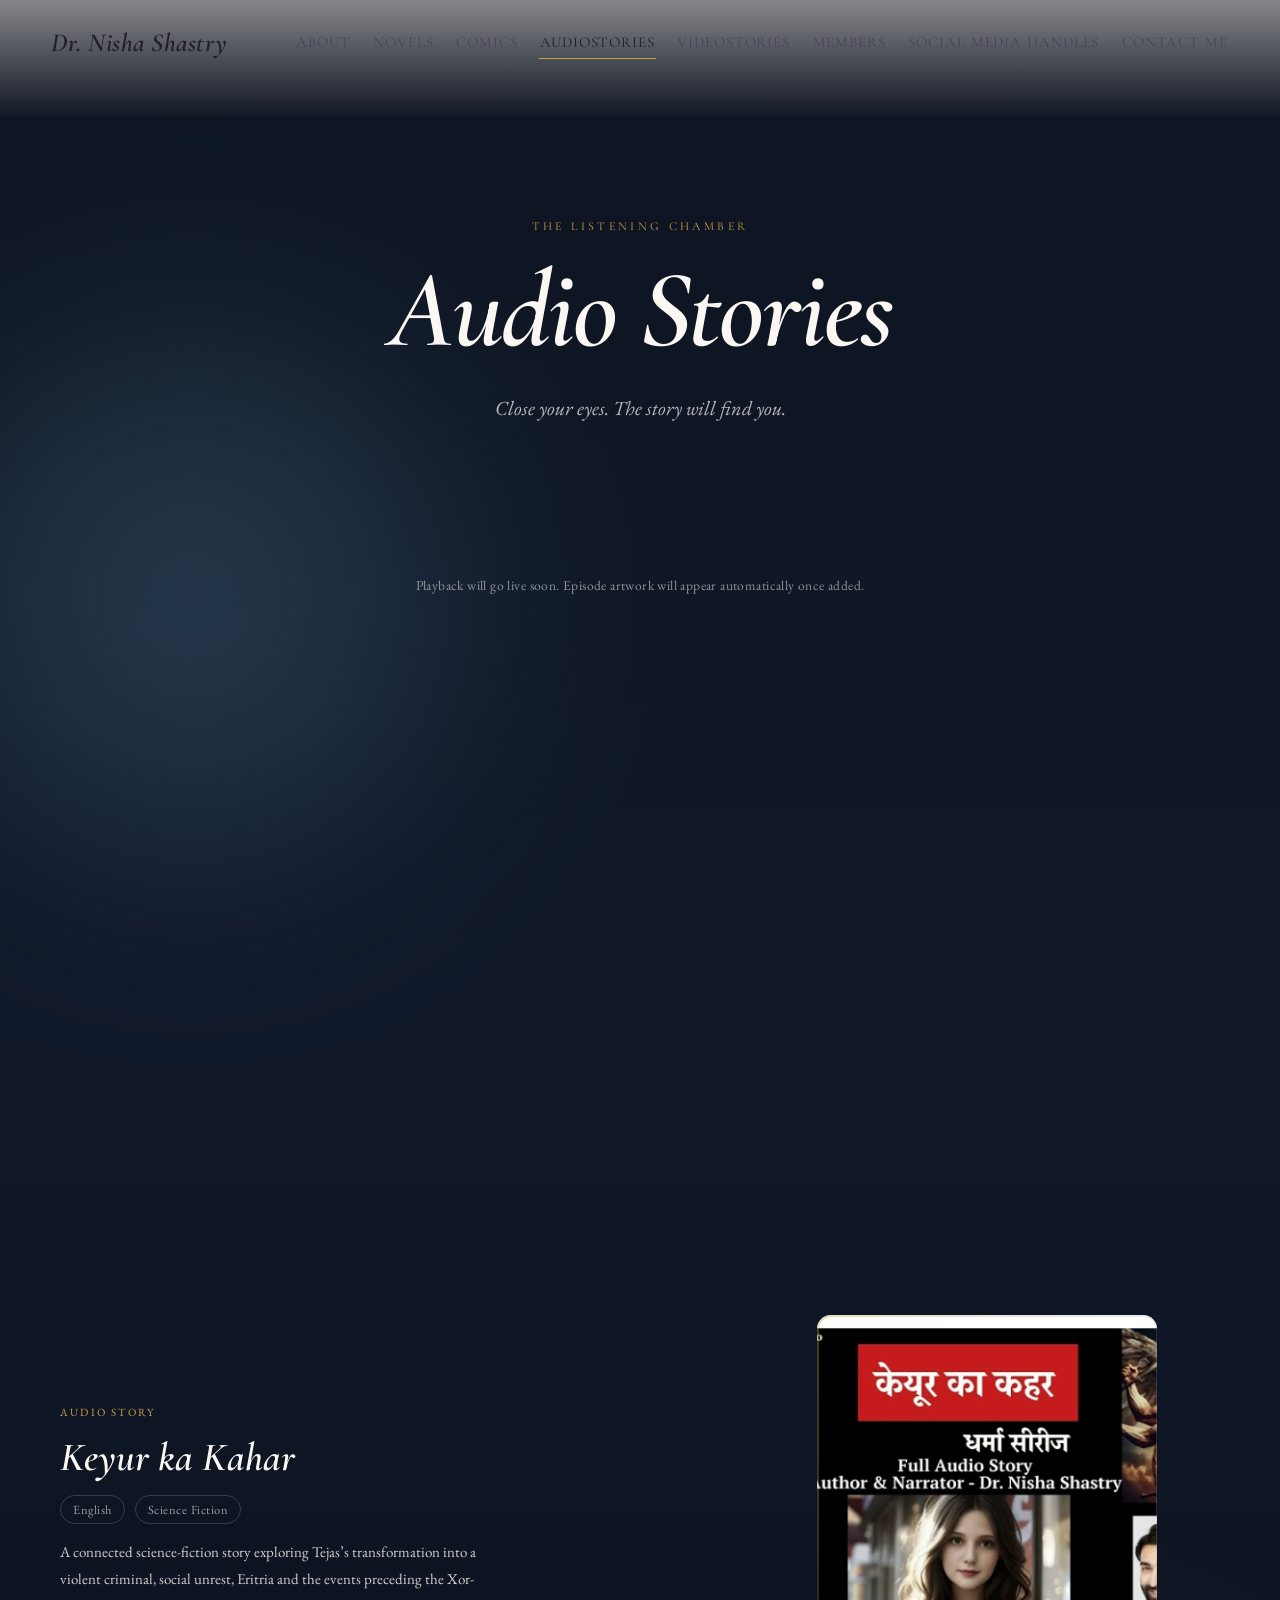
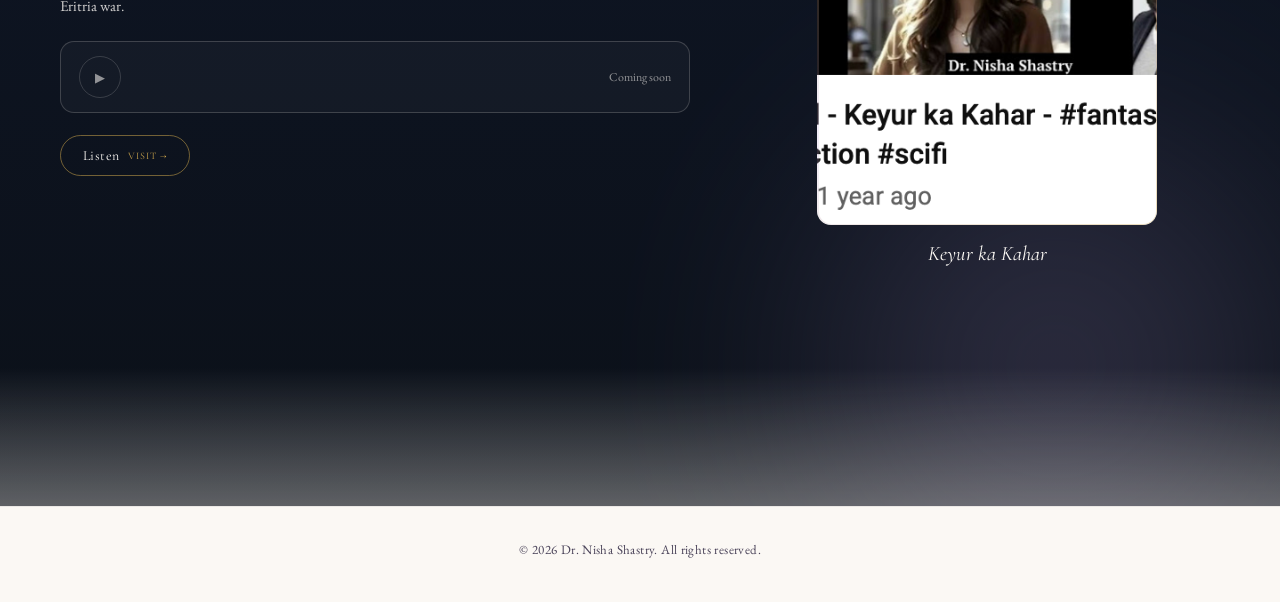
<file: audiostories.html>
<!DOCTYPE html>
<html lang="en">
<head>
<meta charset="UTF-8" />
<meta name="viewport" content="width=device-width, initial-scale=1.0" />
<title>Audio Stories | Dr. Nisha Shastry</title>
<meta name="description" content="The listening chamber of Dr. Nisha Shastry — audio stories brought to life through sound." />
<meta property="og:title" content="Audio Stories | Dr. Nisha Shastry" />
<meta property="og:description" content="The listening chamber of Dr. Nisha Shastry." />

<link rel="preconnect" href="https://fonts.googleapis.com" />
<link rel="preconnect" href="https://fonts.gstatic.com" crossorigin />
<link href="https://fonts.googleapis.com/css2?family=Cormorant+Garamond:ital,wght@0,400;0,500;0,600;1,400&family=EB+Garamond:ital,wght@0,400;0,500;1,400&display=swap" rel="stylesheet" />

<link rel="stylesheet" href="styles.css" />
<link rel="stylesheet" href="universe.css" />
</head>
<body>

<div class="atmosphere" aria-hidden="true">
  <div class="atmosphere__field field-1"></div>
  <div class="atmosphere__field field-2"></div>
  <div class="atmosphere__field field-3"></div>
  <div class="atmosphere__grain"></div>
</div>

<header class="navbar" id="navbar">
  <div class="navbar__inner">
    <a href="index.html" class="navbar__brand">Dr. Nisha Shastry</a>
    <nav class="navbar__links" aria-label="Primary">
      <a href="index.html#about" class="nav-link">About</a>
      <a href="novels.html" class="nav-link">Novels</a>
      <a href="comics.html" class="nav-link">Comics</a>
      <a href="audiostories.html" class="nav-link active-link">AudioStories</a>
      <a href="videostories.html" class="nav-link">VideoStories</a>
      <a href="index.html#members" class="nav-link">Members</a>
      <a href="index.html#social" class="nav-link">Social Media Handles</a>
      <a href="index.html#contact" class="nav-link">Contact Me</a>
    </nav>
    <button class="navbar__toggle" id="navToggle" aria-label="Open menu" aria-expanded="false" aria-controls="mobileMenu">
      <span></span><span></span><span></span>
    </button>
  </div>
  <div class="mobile-menu" id="mobileMenu">
    <nav class="mobile-menu__links" aria-label="Mobile Primary">
      <a href="index.html#about" data-mobile>About</a>
      <a href="novels.html" data-mobile>Novels</a>
      <a href="comics.html" data-mobile>Comics</a>
      <a href="audiostories.html" data-mobile>AudioStories</a>
      <a href="videostories.html" data-mobile>VideoStories</a>
      <a href="index.html#members" data-mobile>Members</a>
      <a href="index.html#social" data-mobile>Social Media Handles</a>
      <a href="index.html#contact" data-mobile>Contact Me</a>
    </nav>
  </div>
</header>

<main>
  <section class="universe-section theme-audio" id="audiostories">
    <div class="universe-atmosphere" aria-hidden="true">
      <div class="field field-a"></div>
      <div class="field field-b"></div>
    </div>

    <div class="universe-hero">
      <span class="universe-hero__kicker" data-reveal="fade-up">The Listening Chamber</span>
      <h1 class="universe-hero__title" data-reveal="fade-up">Audio Stories</h1>
      <p class="universe-hero__sub" data-reveal="fade-up">Close your eyes. The story will find you.</p>
    </div>

    <p class="coming-note">Playback will go live soon. Episode artwork will appear automatically once added.</p>

    <div class="catalogue" id="audioCatalogue"></div>
  </section>
</main>

<footer class="footer">
  <p>&copy; <span id="year"></span> Dr. Nisha Shastry. All rights reserved.</p>
</footer>

<script src="data.js"></script>
<script src="universe.js"></script>
<script>
  renderAudio("audioCatalogue");
  observeReveal('[data-reveal="fade-up"]', 90);
</script>
</body>
</html>
</file>
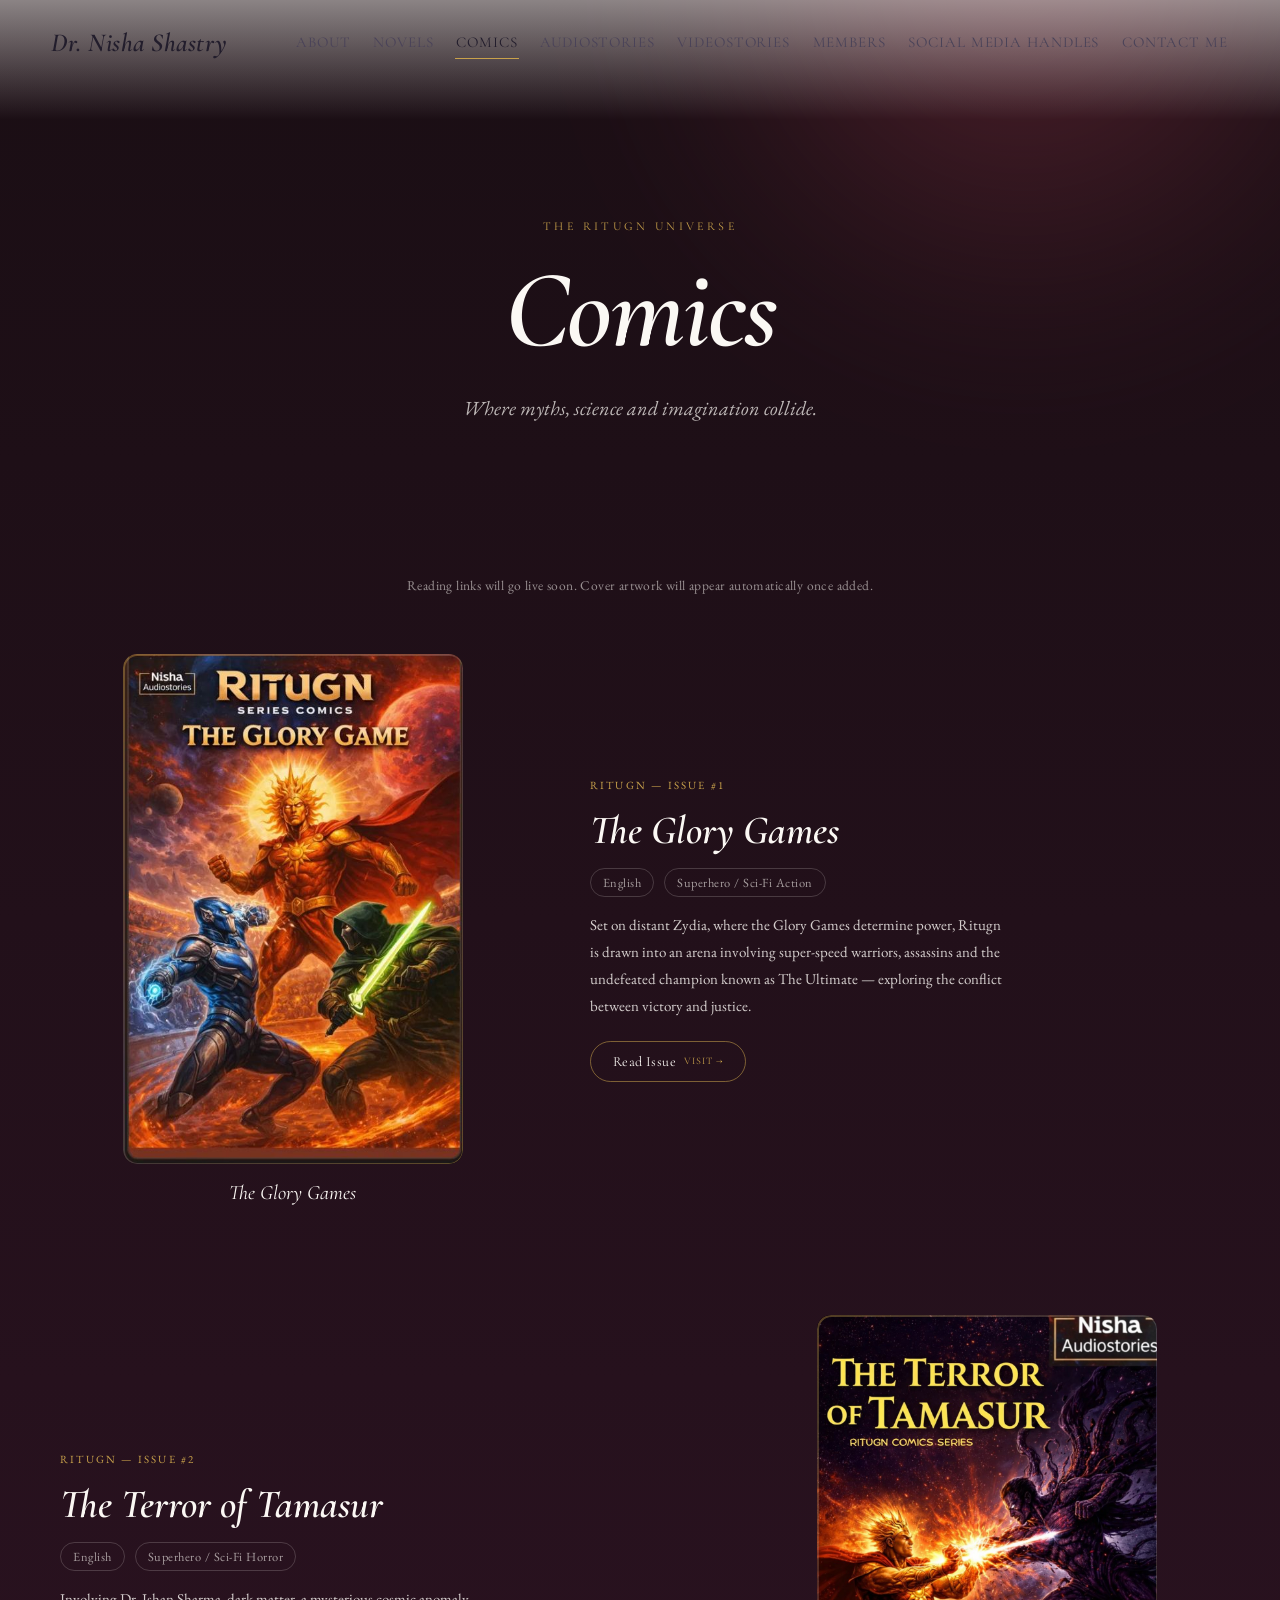
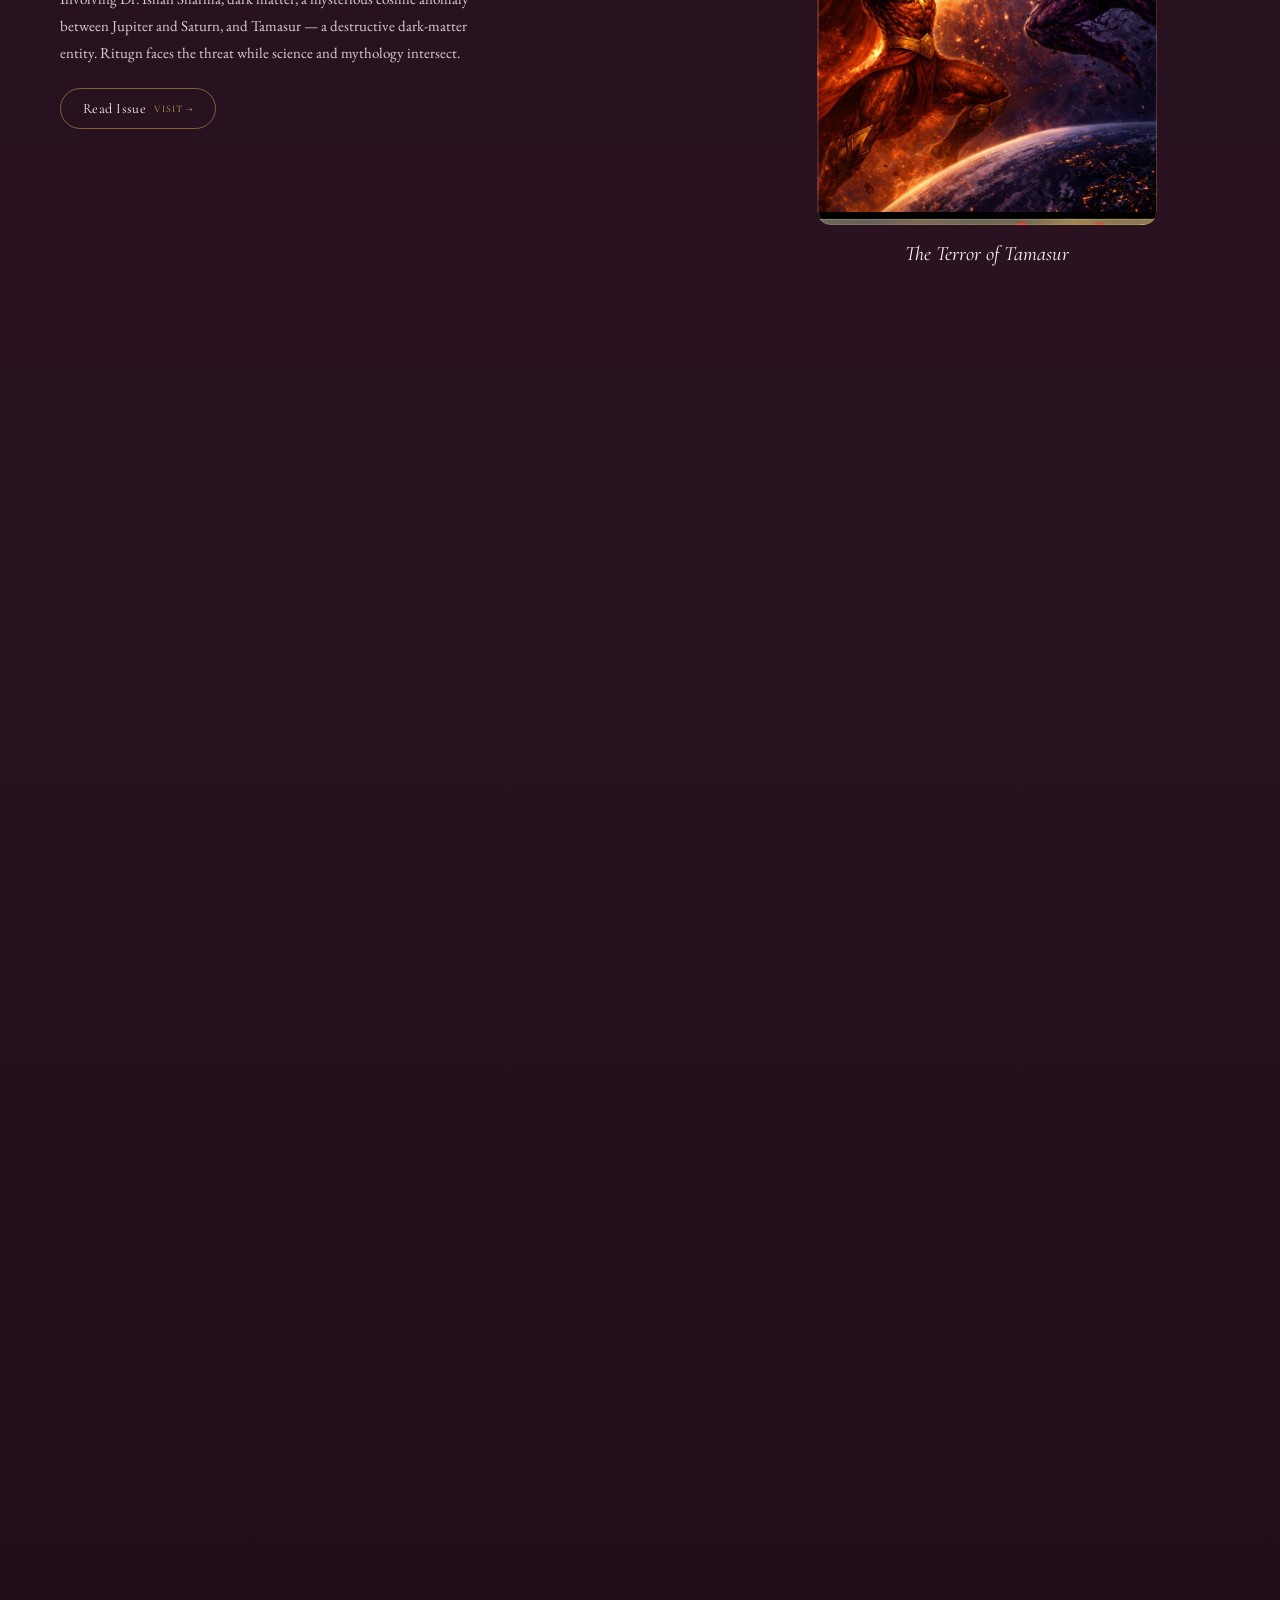
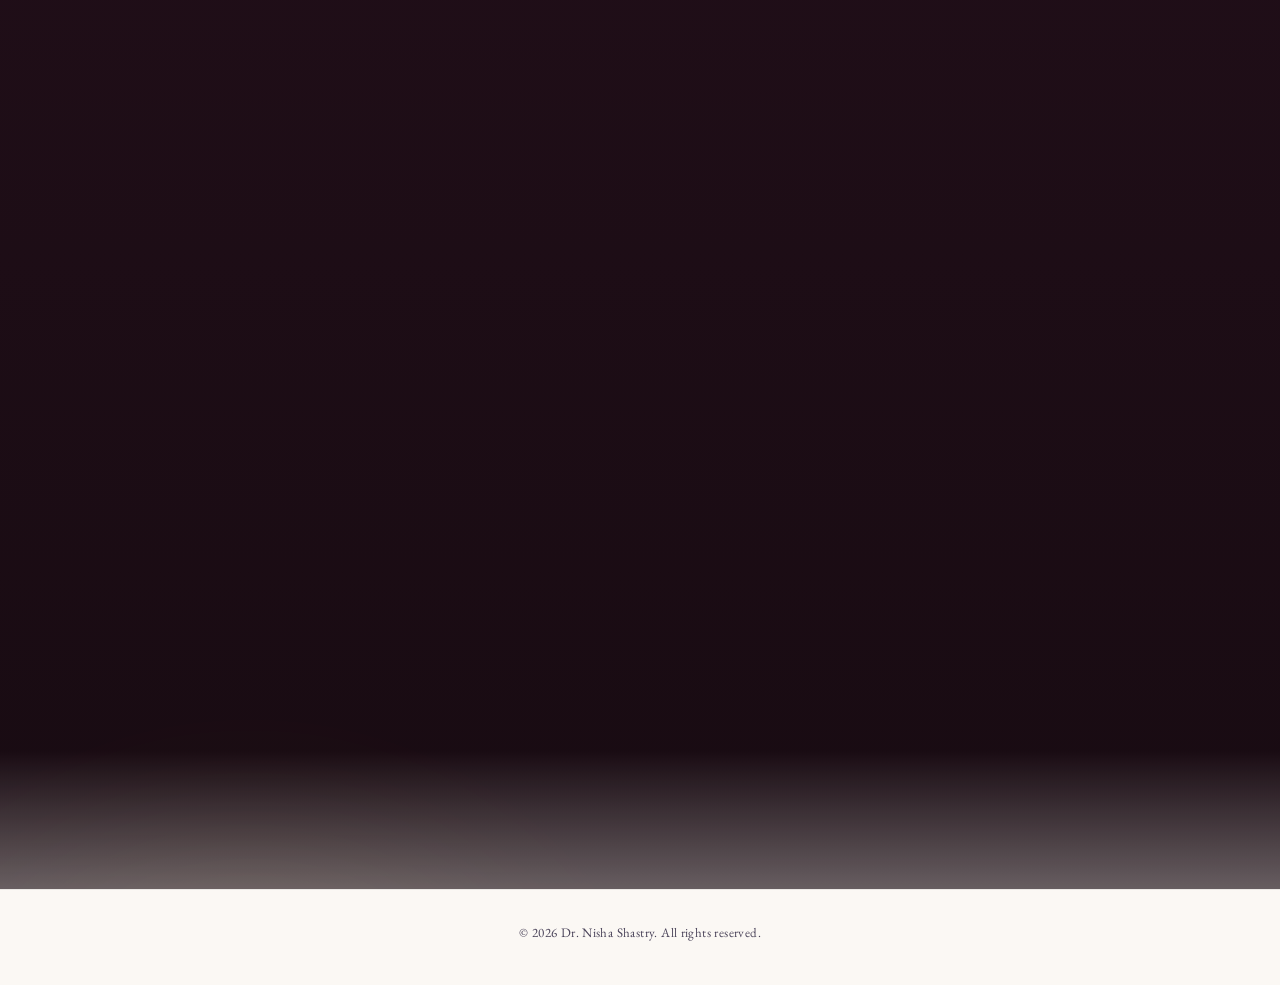
<file: comics.html>
<!DOCTYPE html>
<html lang="en">
<head>
<meta charset="UTF-8" />
<meta name="viewport" content="width=device-width, initial-scale=1.0" />
<title>Comics | Dr. Nisha Shastry</title>
<meta name="description" content="The Ritugn comic universe of Dr. Nisha Shastry — myths, science and imagination collide." />
<meta property="og:title" content="Comics | Dr. Nisha Shastry" />
<meta property="og:description" content="The Ritugn comic universe of Dr. Nisha Shastry." />

<link rel="preconnect" href="https://fonts.googleapis.com" />
<link rel="preconnect" href="https://fonts.gstatic.com" crossorigin />
<link href="https://fonts.googleapis.com/css2?family=Cormorant+Garamond:ital,wght@0,400;0,500;0,600;1,400&family=EB+Garamond:ital,wght@0,400;0,500;1,400&display=swap" rel="stylesheet" />

<link rel="stylesheet" href="styles.css" />
<link rel="stylesheet" href="universe.css" />
</head>
<body>

<div class="atmosphere" aria-hidden="true">
  <div class="atmosphere__field field-1"></div>
  <div class="atmosphere__field field-2"></div>
  <div class="atmosphere__field field-3"></div>
  <div class="atmosphere__grain"></div>
</div>

<header class="navbar" id="navbar">
  <div class="navbar__inner">
    <a href="index.html" class="navbar__brand">Dr. Nisha Shastry</a>
    <nav class="navbar__links" aria-label="Primary">
      <a href="index.html#about" class="nav-link">About</a>
      <a href="novels.html" class="nav-link">Novels</a>
      <a href="comics.html" class="nav-link active-link">Comics</a>
      <a href="audiostories.html" class="nav-link">AudioStories</a>
      <a href="videostories.html" class="nav-link">VideoStories</a>
      <a href="index.html#members" class="nav-link">Members</a>
      <a href="index.html#social" class="nav-link">Social Media Handles</a>
      <a href="index.html#contact" class="nav-link">Contact Me</a>
    </nav>
    <button class="navbar__toggle" id="navToggle" aria-label="Open menu" aria-expanded="false" aria-controls="mobileMenu">
      <span></span><span></span><span></span>
    </button>
  </div>
  <div class="mobile-menu" id="mobileMenu">
    <nav class="mobile-menu__links" aria-label="Mobile Primary">
      <a href="index.html#about" data-mobile>About</a>
      <a href="novels.html" data-mobile>Novels</a>
      <a href="comics.html" data-mobile>Comics</a>
      <a href="audiostories.html" data-mobile>AudioStories</a>
      <a href="videostories.html" data-mobile>VideoStories</a>
      <a href="index.html#members" data-mobile>Members</a>
      <a href="index.html#social" data-mobile>Social Media Handles</a>
      <a href="index.html#contact" data-mobile>Contact Me</a>
    </nav>
  </div>
</header>

<main>
  <section class="universe-section theme-comics" id="comics">
    <div class="universe-atmosphere" aria-hidden="true">
      <div class="field field-a"></div>
      <div class="field field-b"></div>
    </div>

    <div class="universe-hero">
      <span class="universe-hero__kicker" data-reveal="fade-up">The Ritugn Universe</span>
      <h1 class="universe-hero__title" data-reveal="fade-up">Comics</h1>
      <p class="universe-hero__sub" data-reveal="fade-up">Where myths, science and imagination collide.</p>
    </div>

    <p class="coming-note">Reading links will go live soon. Cover artwork will appear automatically once added.</p>

    <div class="catalogue" id="comicsCatalogue"></div>
  </section>
</main>

<footer class="footer">
  <p>&copy; <span id="year"></span> Dr. Nisha Shastry. All rights reserved.</p>
</footer>

<script src="data.js"></script>
<script src="universe.js"></script>
<script>
  renderComics("comicsCatalogue");
  observeReveal('[data-reveal="fade-up"]', 90);
</script>
</body>
</html>
</file>
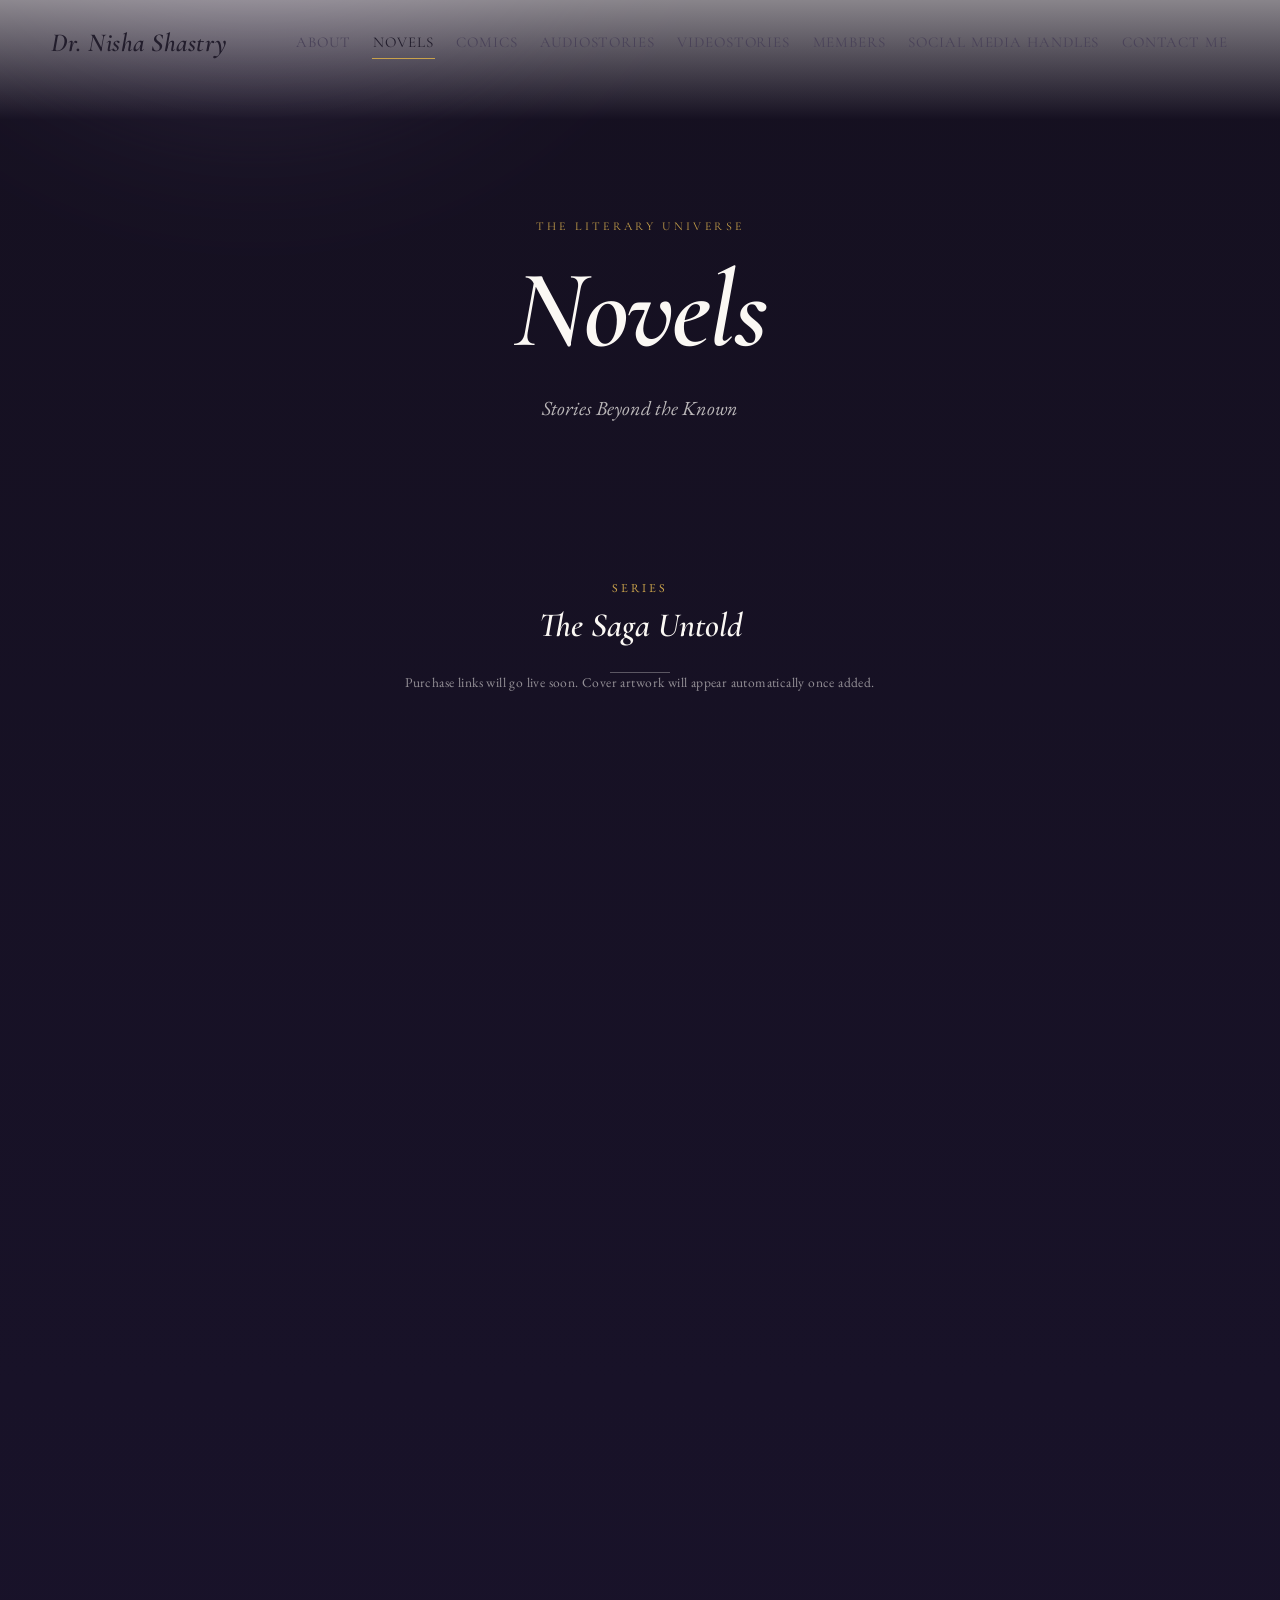
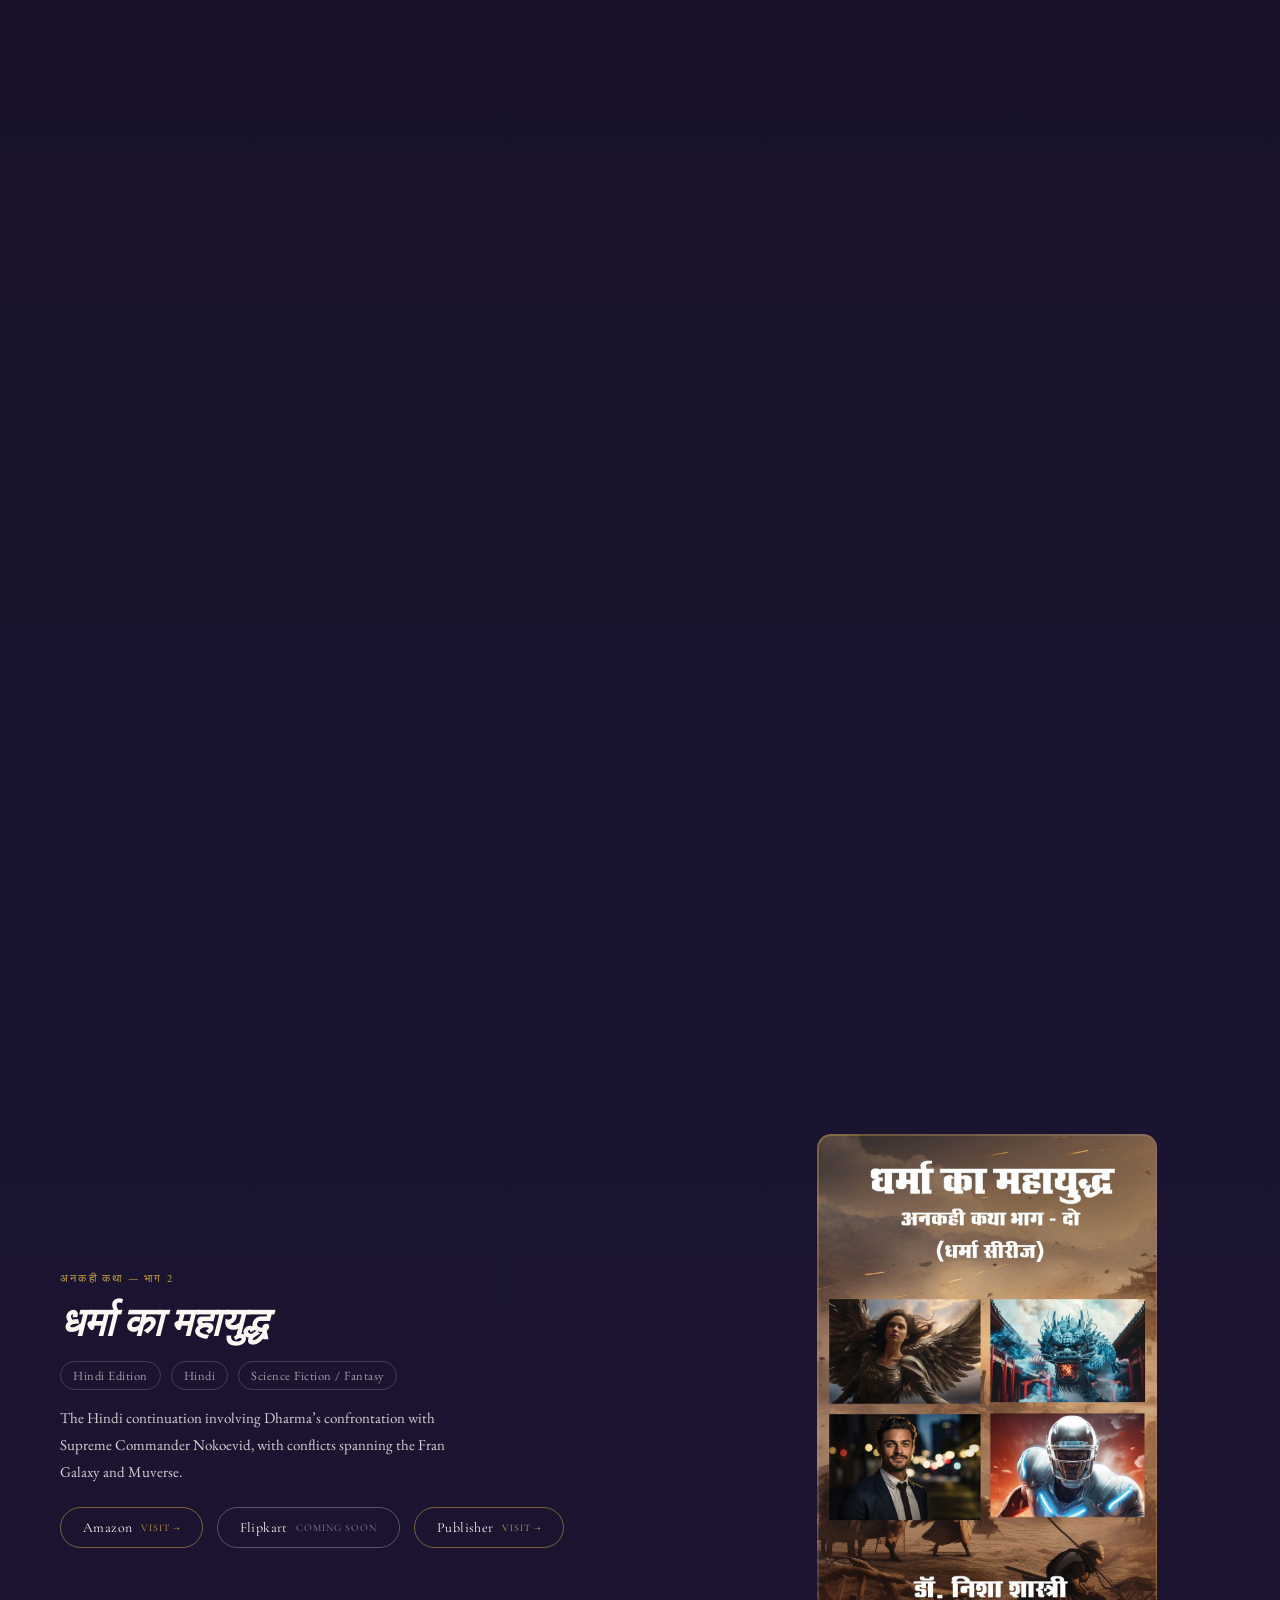
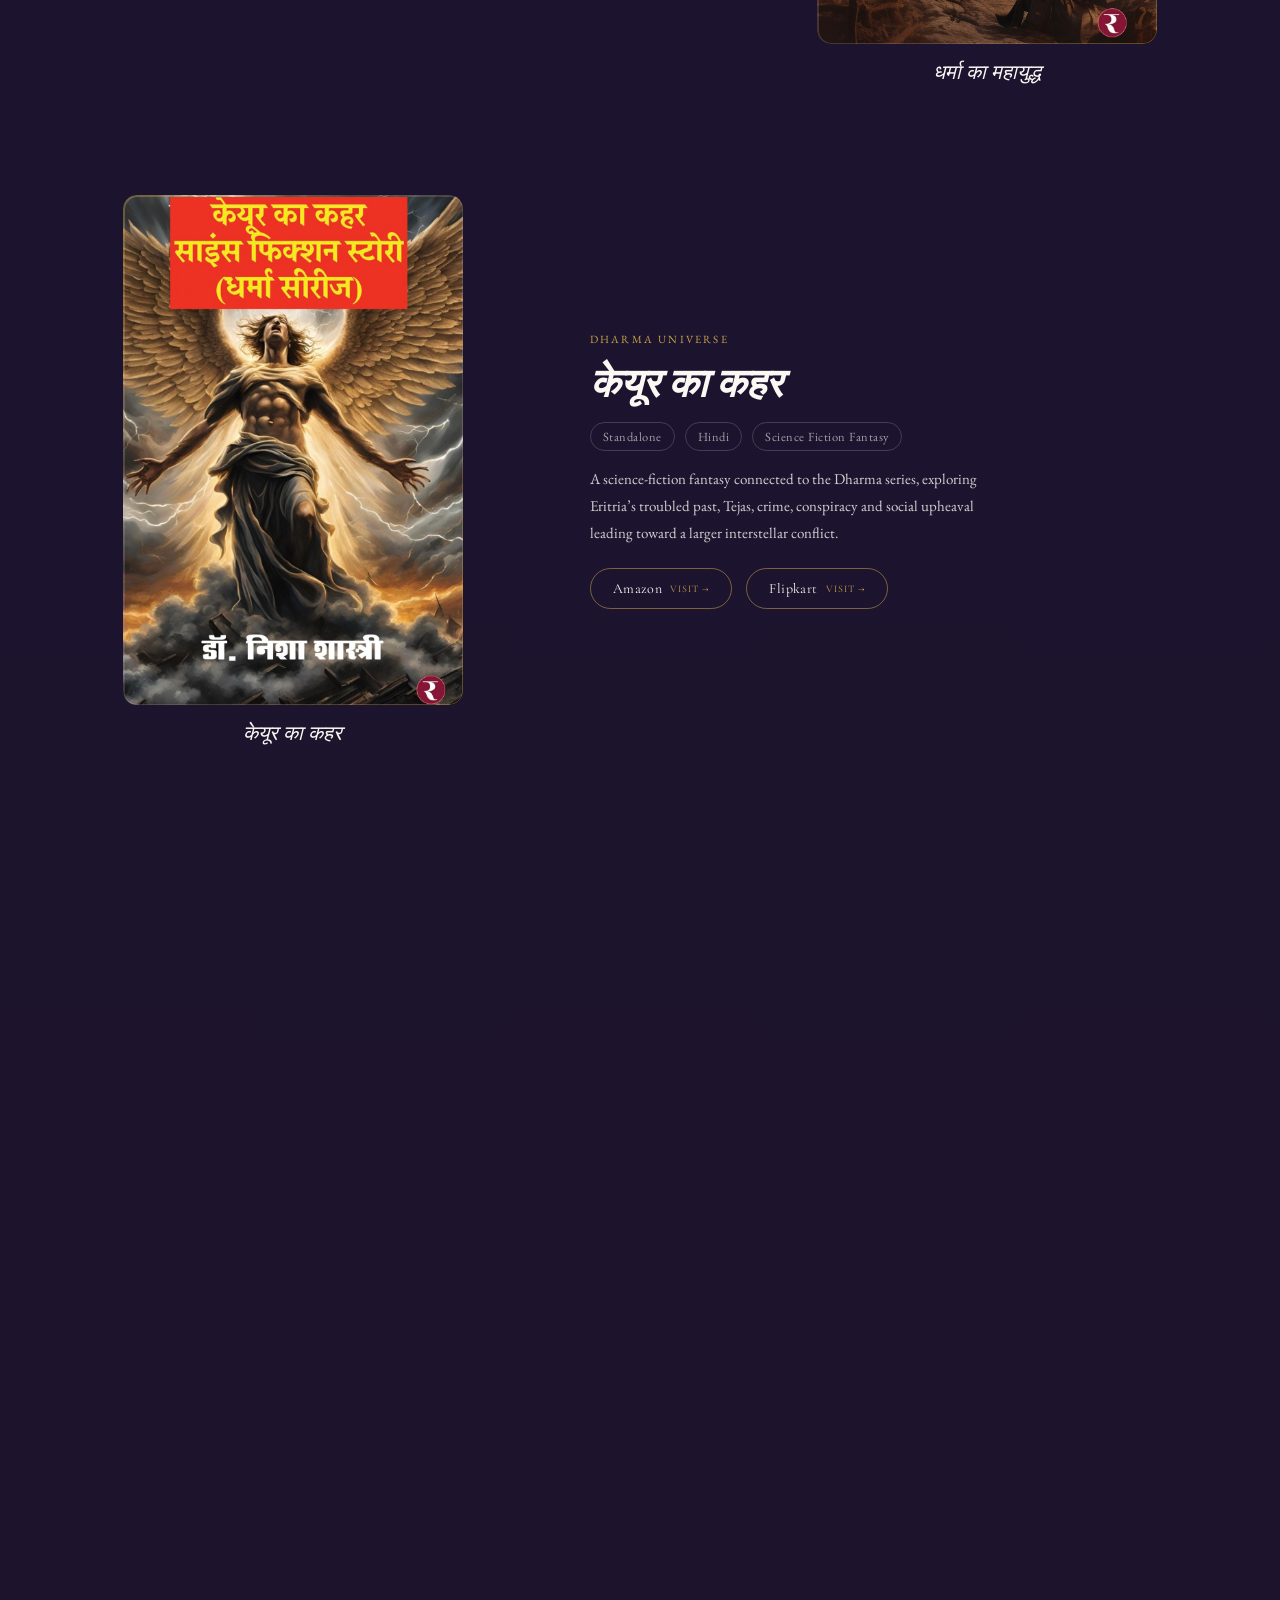
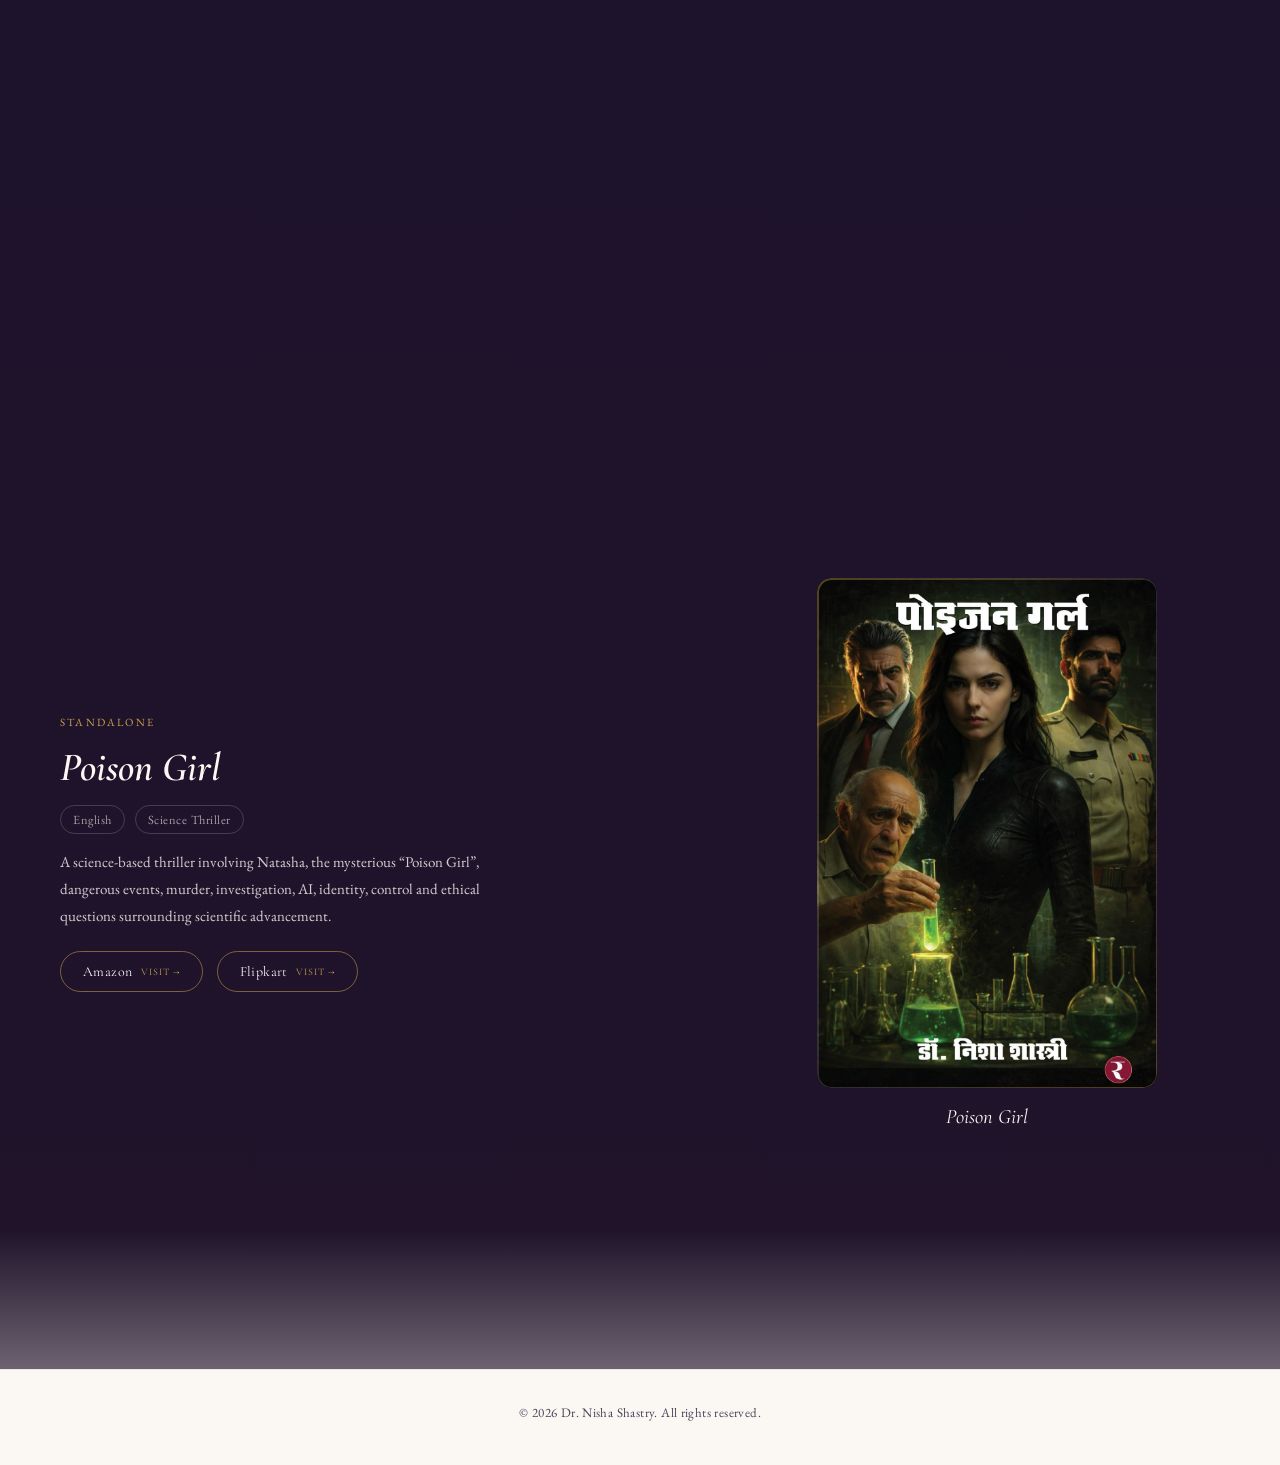
<file: novels.html>
<!DOCTYPE html>
<html lang="en">
<head>
<meta charset="UTF-8" />
<meta name="viewport" content="width=device-width, initial-scale=1.0" />
<title>Novels | Dr. Nisha Shastry</title>
<meta name="description" content="The literary universe of Dr. Nisha Shastry — novels spanning The Saga Untold, mystery thrillers and speculative fiction." />
<meta property="og:title" content="Novels | Dr. Nisha Shastry" />
<meta property="og:description" content="The literary universe of Dr. Nisha Shastry." />

<link rel="preconnect" href="https://fonts.googleapis.com" />
<link rel="preconnect" href="https://fonts.gstatic.com" crossorigin />
<link href="https://fonts.googleapis.com/css2?family=Cormorant+Garamond:ital,wght@0,400;0,500;0,600;1,400&family=EB+Garamond:ital,wght@0,400;0,500;1,400&display=swap" rel="stylesheet" />

<link rel="stylesheet" href="styles.css" />
<link rel="stylesheet" href="universe.css" />
</head>
<body>

<div class="atmosphere" aria-hidden="true">
  <div class="atmosphere__field field-1"></div>
  <div class="atmosphere__field field-2"></div>
  <div class="atmosphere__field field-3"></div>
  <div class="atmosphere__grain"></div>
</div>

<header class="navbar" id="navbar">
  <div class="navbar__inner">
    <a href="index.html" class="navbar__brand">Dr. Nisha Shastry</a>
    <nav class="navbar__links" aria-label="Primary">
      <a href="index.html#about" class="nav-link">About</a>
      <a href="novels.html" class="nav-link active-link">Novels</a>
      <a href="comics.html" class="nav-link">Comics</a>
      <a href="audiostories.html" class="nav-link">AudioStories</a>
      <a href="videostories.html" class="nav-link">VideoStories</a>
      <a href="index.html#members" class="nav-link">Members</a>
      <a href="index.html#social" class="nav-link">Social Media Handles</a>
      <a href="index.html#contact" class="nav-link">Contact Me</a>
    </nav>
    <button class="navbar__toggle" id="navToggle" aria-label="Open menu" aria-expanded="false" aria-controls="mobileMenu">
      <span></span><span></span><span></span>
    </button>
  </div>
  <div class="mobile-menu" id="mobileMenu">
    <nav class="mobile-menu__links" aria-label="Mobile Primary">
      <a href="index.html#about" data-mobile>About</a>
      <a href="novels.html" data-mobile>Novels</a>
      <a href="comics.html" data-mobile>Comics</a>
      <a href="audiostories.html" data-mobile>AudioStories</a>
      <a href="videostories.html" data-mobile>VideoStories</a>
      <a href="index.html#members" data-mobile>Members</a>
      <a href="index.html#social" data-mobile>Social Media Handles</a>
      <a href="index.html#contact" data-mobile>Contact Me</a>
    </nav>
  </div>
</header>

<main>
  <section class="universe-section theme-novels" id="novels">
    <div class="universe-atmosphere" aria-hidden="true">
      <div class="field field-a"></div>
      <div class="field field-b"></div>
    </div>

    <div class="universe-hero">
      <span class="universe-hero__kicker" data-reveal="fade-up">The Literary Universe</span>
      <h1 class="universe-hero__title" data-reveal="fade-up">Novels</h1>
      <p class="universe-hero__sub" data-reveal="fade-up">Stories Beyond the Known</p>
    </div>

    <div class="series-banner">
      <span class="series-banner__label">Series</span>
      <h2 class="series-banner__title">The Saga Untold</h2>
      <div class="series-banner__line"></div>
    </div>

    <p class="coming-note">Purchase links will go live soon. Cover artwork will appear automatically once added.</p>

    <div class="catalogue" id="novelsCatalogue"></div>
  </section>
</main>

<footer class="footer">
  <p>&copy; <span id="year"></span> Dr. Nisha Shastry. All rights reserved.</p>
</footer>

<script src="data.js"></script>
<script src="universe.js"></script>
<script>
  renderNovels("novelsCatalogue");
  observeReveal('[data-reveal="fade-up"]', 90);
</script>
</body>
</html>
</file>
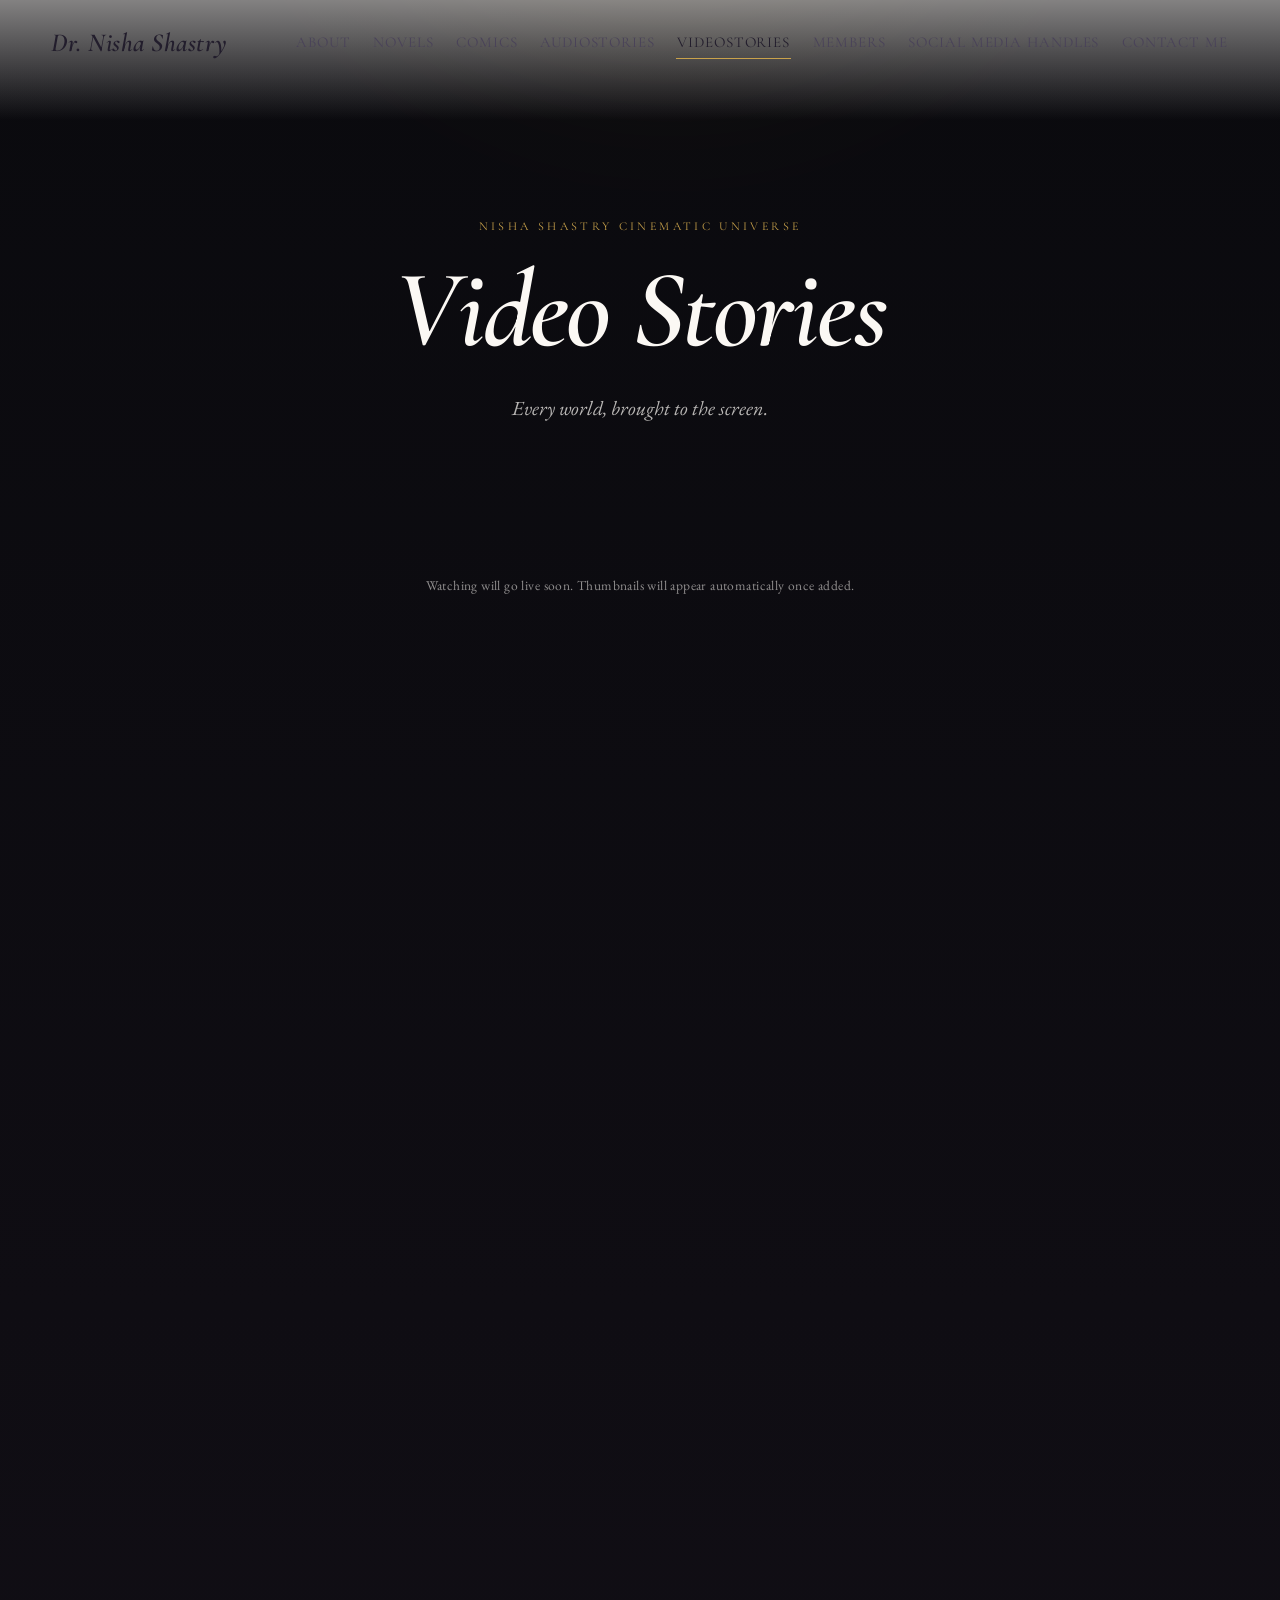
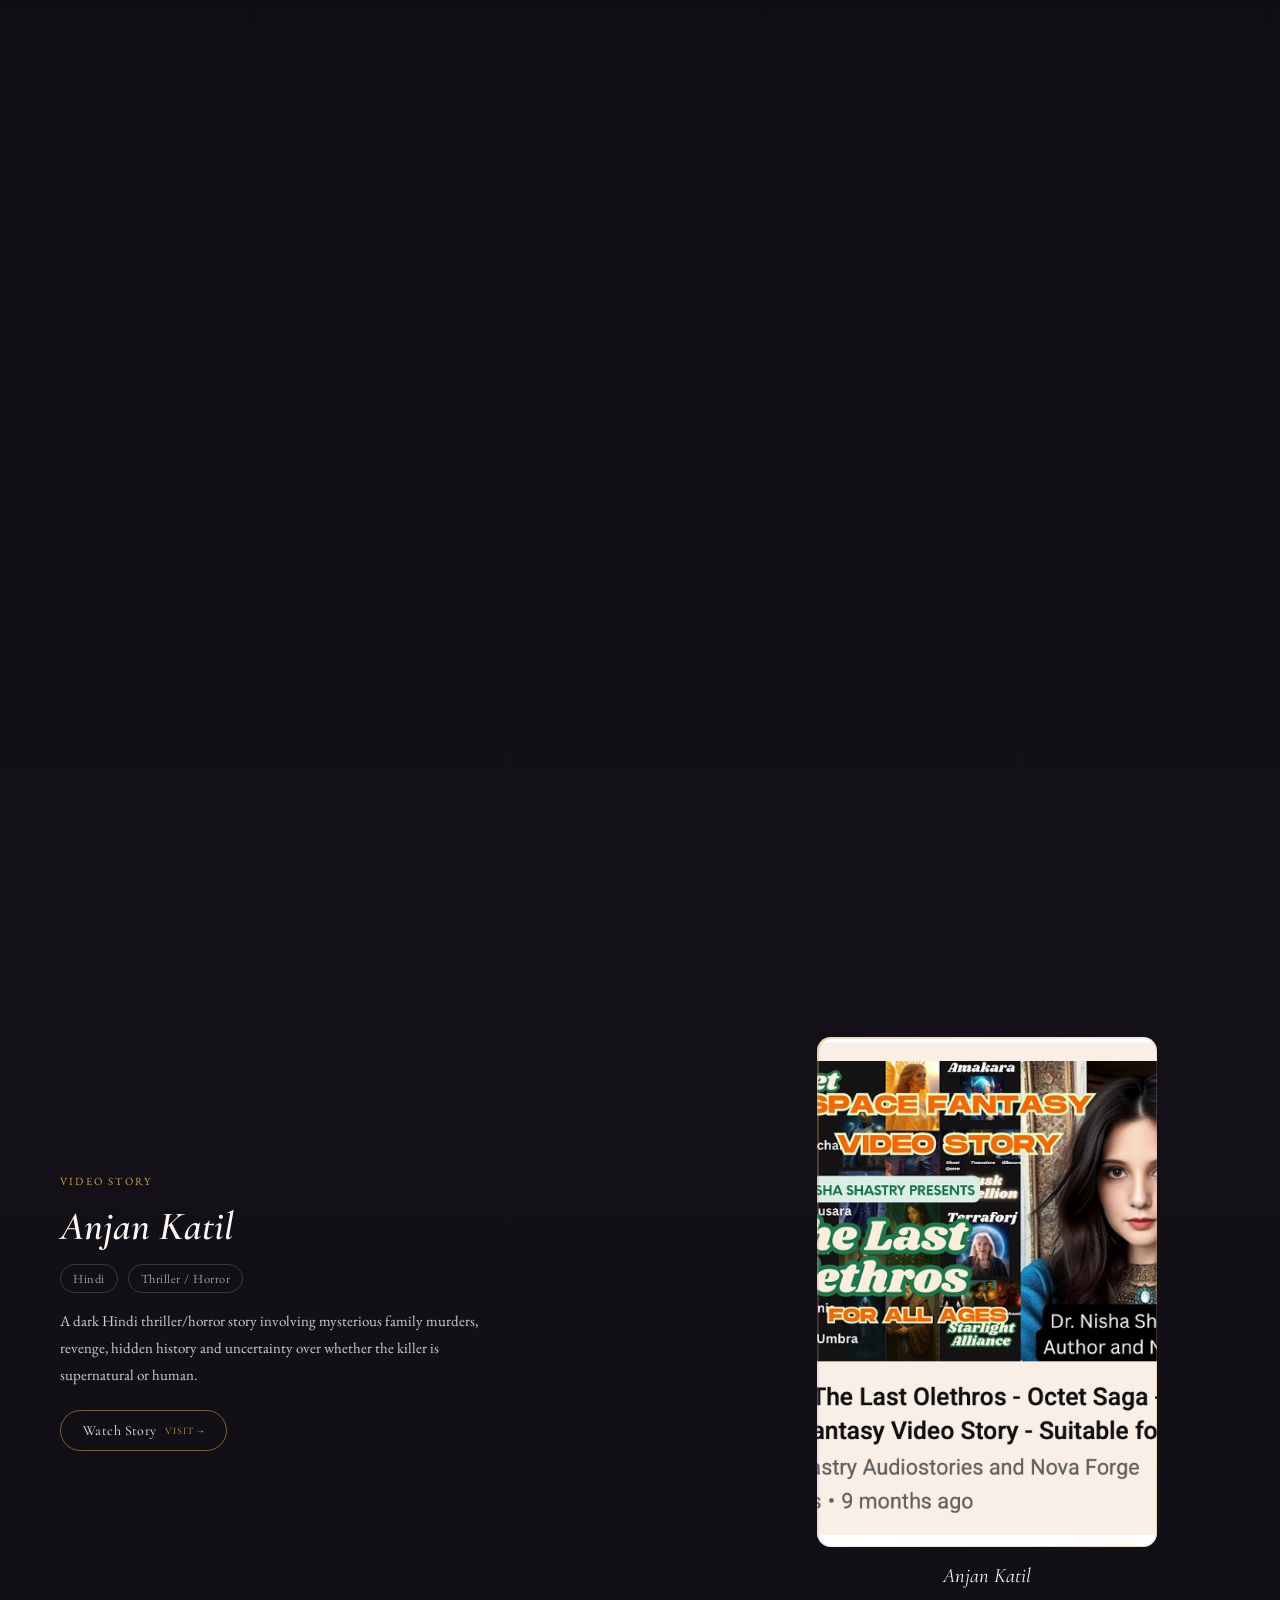
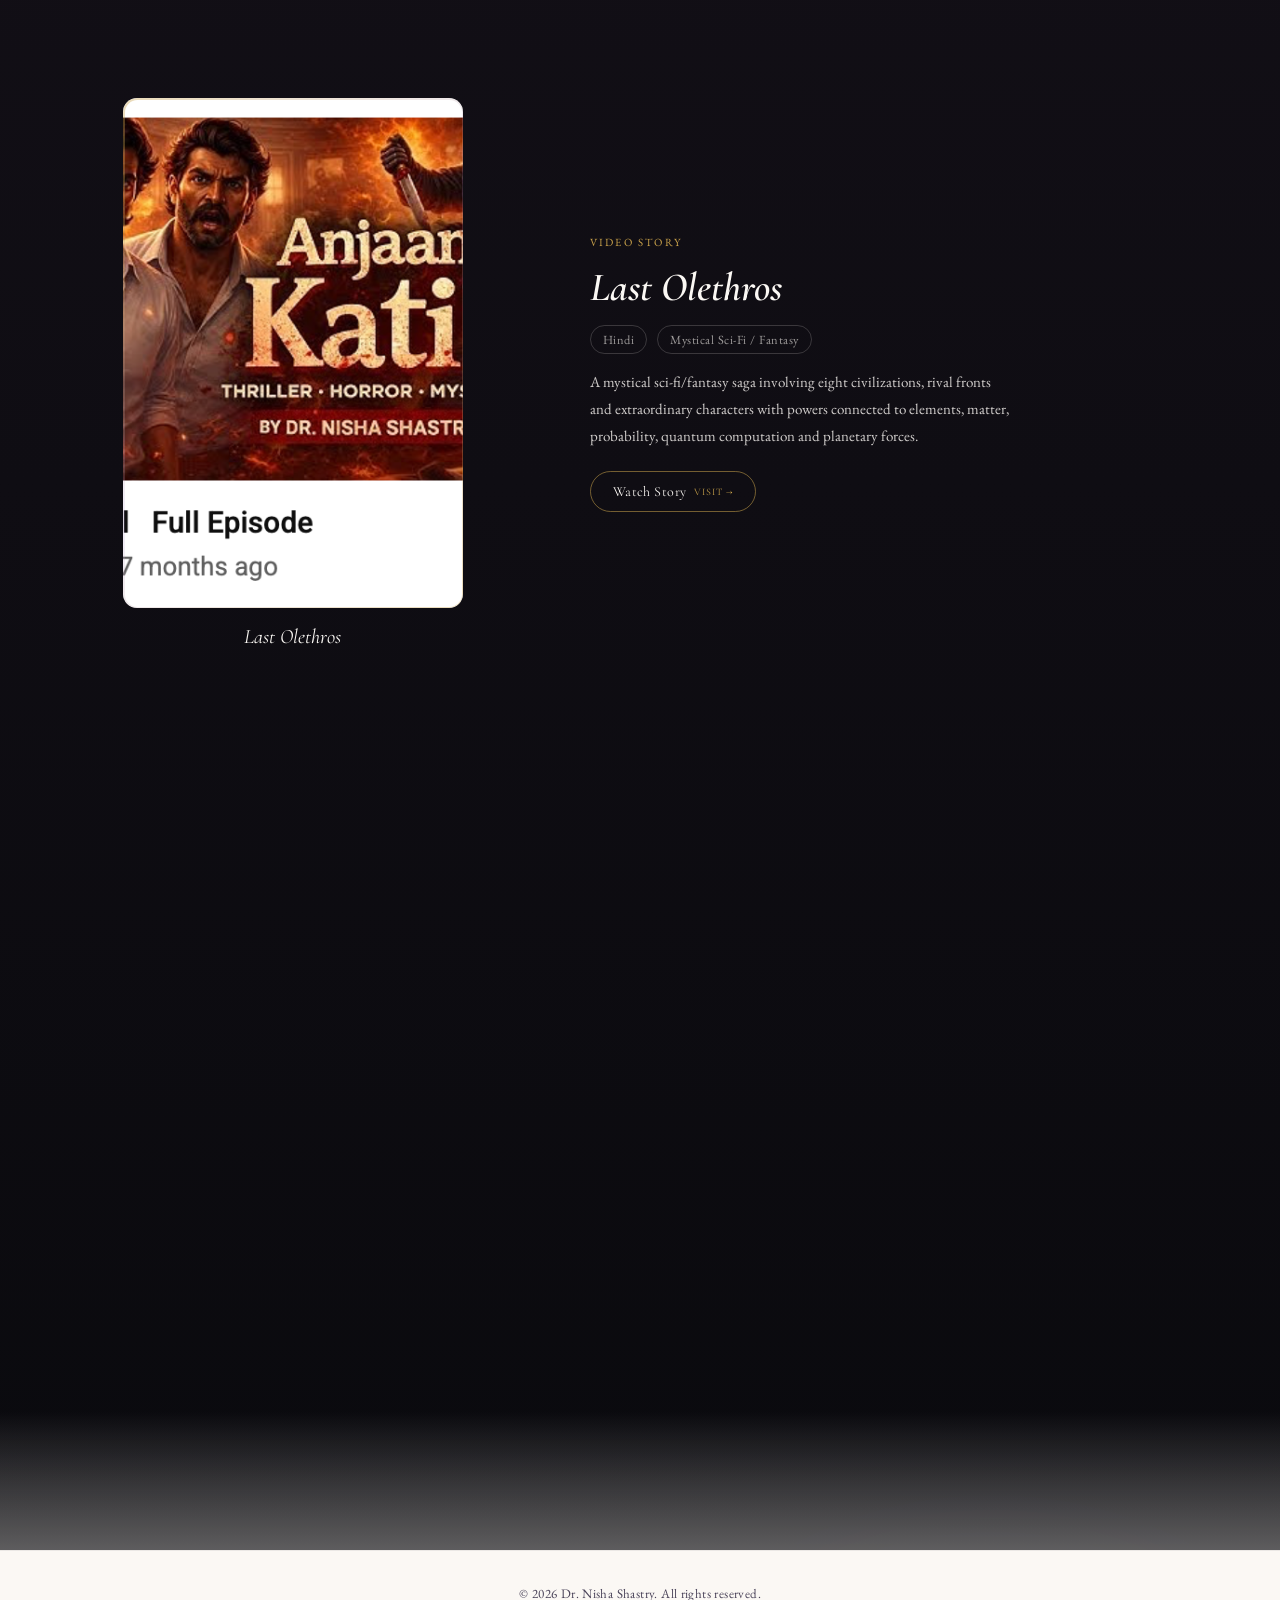
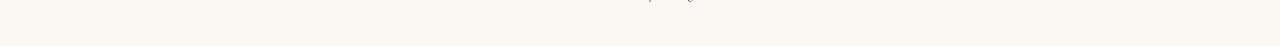
<file: videostories.html>
<!DOCTYPE html>
<html lang="en">
<head>
<meta charset="UTF-8" />
<meta name="viewport" content="width=device-width, initial-scale=1.0" />
<title>Video Stories | Dr. Nisha Shastry</title>
<meta name="description" content="The cinematic universe of Dr. Nisha Shastry — video stories spanning myth, science and the supernatural." />
<meta property="og:title" content="Video Stories | Dr. Nisha Shastry" />
<meta property="og:description" content="The cinematic universe of Dr. Nisha Shastry." />

<link rel="preconnect" href="https://fonts.googleapis.com" />
<link rel="preconnect" href="https://fonts.gstatic.com" crossorigin />
<link href="https://fonts.googleapis.com/css2?family=Cormorant+Garamond:ital,wght@0,400;0,500;0,600;1,400&family=EB+Garamond:ital,wght@0,400;0,500;1,400&display=swap" rel="stylesheet" />

<link rel="stylesheet" href="styles.css" />
<link rel="stylesheet" href="universe.css" />
</head>
<body>

<div class="atmosphere" aria-hidden="true">
  <div class="atmosphere__field field-1"></div>
  <div class="atmosphere__field field-2"></div>
  <div class="atmosphere__field field-3"></div>
  <div class="atmosphere__grain"></div>
</div>

<header class="navbar" id="navbar">
  <div class="navbar__inner">
    <a href="index.html" class="navbar__brand">Dr. Nisha Shastry</a>
    <nav class="navbar__links" aria-label="Primary">
      <a href="index.html#about" class="nav-link">About</a>
      <a href="novels.html" class="nav-link">Novels</a>
      <a href="comics.html" class="nav-link">Comics</a>
      <a href="audiostories.html" class="nav-link">AudioStories</a>
      <a href="videostories.html" class="nav-link active-link">VideoStories</a>
      <a href="index.html#members" class="nav-link">Members</a>
      <a href="index.html#social" class="nav-link">Social Media Handles</a>
      <a href="index.html#contact" class="nav-link">Contact Me</a>
    </nav>
    <button class="navbar__toggle" id="navToggle" aria-label="Open menu" aria-expanded="false" aria-controls="mobileMenu">
      <span></span><span></span><span></span>
    </button>
  </div>
  <div class="mobile-menu" id="mobileMenu">
    <nav class="mobile-menu__links" aria-label="Mobile Primary">
      <a href="index.html#about" data-mobile>About</a>
      <a href="novels.html" data-mobile>Novels</a>
      <a href="comics.html" data-mobile>Comics</a>
      <a href="audiostories.html" data-mobile>AudioStories</a>
      <a href="videostories.html" data-mobile>VideoStories</a>
      <a href="index.html#members" data-mobile>Members</a>
      <a href="index.html#social" data-mobile>Social Media Handles</a>
      <a href="index.html#contact" data-mobile>Contact Me</a>
    </nav>
  </div>
</header>

<main>
  <section class="universe-section theme-video" id="videostories">
    <div class="universe-atmosphere" aria-hidden="true">
      <div class="field field-a"></div>
      <div class="field field-b"></div>
    </div>

    <div class="universe-hero">
      <span class="universe-hero__kicker" data-reveal="fade-up">Nisha Shastry Cinematic Universe</span>
      <h1 class="universe-hero__title" data-reveal="fade-up">Video Stories</h1>
      <p class="universe-hero__sub" data-reveal="fade-up">Every world, brought to the screen.</p>
    </div>

    <p class="coming-note">Watching will go live soon. Thumbnails will appear automatically once added.</p>

    <div class="catalogue" id="videoCatalogue"></div>
  </section>
</main>

<footer class="footer">
  <p>&copy; <span id="year"></span> Dr. Nisha Shastry. All rights reserved.</p>
</footer>

<script src="data.js"></script>
<script src="universe.js"></script>
<script>
  renderVideo("videoCatalogue");
  observeReveal('[data-reveal="fade-up"]', 90);
</script>
</body>
</html>
</file>
<file: styles.css>
/* ===========================================================
   DR. NISHA SHASTRY — DESIGN TOKENS
   Palette:
     --lavender:  #E7E0F5   soft lavender atmosphere
     --sky:       #DCEAF6   soft blue
     --blush:     #F6E2EA   pale pink
     --gold:      #C9A24B   warm gold accent
     --violet:    #B7A0DA   subtle violet
     --cyan:      #CFEDEA   whisper cyan
     --ink:       #221D2C   deep ink (text)
     --paper:     #FBF8F4   warm white (surfaces)
   Type:
     Display  — Cormorant Garamond (headings, name, calligraphic weight)
     Body     — EB Garamond (literary, highly readable serif)
   =========================================================== */

:root{
  --lavender:#E7E0F5;
  --sky:#DCEAF6;
  --blush:#F6E2EA;
  --gold:#C9A24B;
  --violet:#B7A0DA;
  --cyan:#CFEDEA;
  --ink:#221D2C;
  --ink-soft:#4A4359;
  --paper:#FBF8F4;

  --font-display:'Cormorant Garamond', serif;
  --font-body:'EB Garamond', serif;

  --ease:cubic-bezier(.22,.61,.36,1);
  --dur-fast:.5s;
  --dur-med:1s;
  --dur-slow:1.6s;

  --nav-h:84px;

  /* ---------- Motion system ----------
     A small, centralized set of physical motion tokens. Everything that
     moves on this site should reach for one of these rather than an
     arbitrary duration. Two families:
       spring-settle  — default UI motion, critically damped, no overshoot
       spring-momentum— only for motion that inherited real velocity
     (pointer drag, scroll-linked release) — the only place a touch of
     overshoot is earned. */
  --spring-settle:cubic-bezier(.22,.61,.36,1);
  --spring-momentum:cubic-bezier(.34,1.42,.4,1);
  --t-instant:.12s;
  --t-fast:.32s;
  --t-standard:.55s;
  --t-slow:1s;
  --t-cinematic:1.6s;

  /* ---------- Depth / material scale ----------
     Nisha's world reads in three planes: ink (foreground text/UI),
     manuscript (midground imagery/cards), atmosphere (background field).
     Consistent z + perspective values keep depth coherent site-wide. */
  --z-cursor:9999;
  --z-nav:100;
  --z-foreground:10;
  --z-midground:4;
  --z-background:0;
  --perspective:1400px;
}

*,*::before,*::after{box-sizing:border-box;}
html{scroll-behavior:smooth;}
body{
  margin:0;
  font-family:var(--font-body);
  color:var(--ink);
  background:var(--paper);
  overflow-x:hidden;
  -webkit-font-smoothing:antialiased;
}
img{max-width:100%;display:block;}
a{color:inherit;text-decoration:none;}
h1,h2,h3{font-family:var(--font-display);font-weight:600;margin:0;}
p{margin:0;}
::selection{background:var(--gold);color:var(--paper);}

/* Visible focus states */
a:focus-visible,button:focus-visible{
  outline:2px solid var(--gold);
  outline-offset:3px;
  border-radius:2px;
}

/* ===========================================================
   UNIVERSE CANVAS — one persistent WebGL layer for the whole page
   (universe-camera.js). Painted above every section's CSS
   atmosphere/gradient (which stays each world's "lighting"), below
   all real content — see universe-camera.js header comment for the
   full stacking rationale. Fully transparent and inert until the
   module decides WebGL + motion are both available.
   =========================================================== */
#universeCanvas{
  position:fixed;
  inset:0;
  z-index:1;
  width:100%;height:100%;
  display:block;
  pointer-events:none;
}
/* Every top-level section must out-rank the canvas's z:1 explicitly —
   position:relative alone (z-index:auto) still loses to a positive
   z-index sibling in paint order, which would put particles on top of
   readable text. Their own backgrounds are transparent or (for
   .cinematic) an intentionally opaque gradient, so this only affects
   ordering, never hides the canvas where it should show through. */
main > section, .footer{position:relative;z-index:2;}

/* ===========================================================
   ATMOSPHERIC BACKGROUND — persistent, luminous, slow-moving
   z-index:0 (not -1): a negative z-index at this root stacking level
   would paint the gradient BEHIND the page's own body background
   rather than merely "further back" — invisible in practice, since
   it happened to be nearly the same color as the body here. Kept
   positive and explicit so it stays honestly beneath #universeCanvas
   (z:1) instead of relying on that coincidence.
   =========================================================== */
.atmosphere{
  position:fixed;
  inset:0;
  z-index:0;
  overflow:hidden;
  background:linear-gradient(180deg,#FDFBF8 0%,var(--sky) 35%,var(--lavender) 65%,var(--blush) 100%);
}
.atmosphere__field{
  position:absolute;
  width:70vw;
  height:70vw;
  border-radius:50%;
  filter:blur(90px);
  opacity:.55;
  will-change:transform;
}
.field-1{
  background:radial-gradient(circle,var(--violet),transparent 70%);
  top:-20%;
  left:-15%;
  animation:drift1 34s ease-in-out infinite;
}
.field-2{
  background:radial-gradient(circle,var(--gold),transparent 70%);
  bottom:-25%;
  right:-10%;
  opacity:.35;
  animation:drift2 40s ease-in-out infinite;
}
.field-3{
  background:radial-gradient(circle,var(--cyan),transparent 70%);
  top:30%;
  right:20%;
  opacity:.4;
  animation:drift3 46s ease-in-out infinite;
}
@keyframes drift1{
  0%,100%{transform:translate(0,0) scale(1);}
  50%{transform:translate(6vw,8vh) scale(1.12);}
}
@keyframes drift2{
  0%,100%{transform:translate(0,0) scale(1);}
  50%{transform:translate(-5vw,-6vh) scale(1.08);}
}
@keyframes drift3{
  0%,100%{transform:translate(0,0) scale(1);}
  50%{transform:translate(-4vw,7vh) scale(1.15);}
}
.atmosphere__grain{
  position:absolute;inset:0;
  opacity:.03;
  background-image:url("data:image/svg+xml,%3Csvg xmlns='http://www.w3.org/2000/svg' width='120' height='120'%3E%3Cfilter id='n'%3E%3CfeTurbulence type='fractalNoise' baseFrequency='0.9' numOctaves='2' stitchTiles='stitch'/%3E%3C/filter%3E%3Crect width='100%25' height='100%25' filter='url(%23n)'/%3E%3C/svg%3E");
  mix-blend-mode:multiply;
}

/* ===========================================================
   NAVBAR
   =========================================================== */
.navbar{
  position:fixed;
  top:0;left:0;right:0;
  z-index:100;
  height:var(--nav-h);
  display:flex;
  align-items:center;
  transition:background var(--dur-fast) var(--ease),box-shadow var(--dur-fast) var(--ease),backdrop-filter var(--dur-fast) var(--ease);
}
.navbar.scrolled{
  background:rgba(251,248,244,.72);
  backdrop-filter:blur(14px) saturate(140%);
  box-shadow:0 1px 0 rgba(34,29,44,.06);
}
.navbar__inner{
  width:100%;
  max-width:1400px;
  margin:0 auto;
  padding:0 clamp(20px,4vw,56px);
  display:flex;
  align-items:center;
  justify-content:space-between;
  opacity:0;
  transform:translateY(-14px);
  animation:navIn .9s var(--ease) .35s forwards;
}
@keyframes navIn{to{opacity:1;transform:translateY(0);}}

.navbar__brand{
  font-family:var(--font-display);
  font-weight:600;
  font-style:italic;
  font-size:clamp(20px,2.1vw,26px);
  letter-spacing:.02em;
  color:var(--ink);
  white-space:nowrap;
}

.navbar__links{
  display:flex;
  align-items:center;
  gap:clamp(14px,1.6vw,30px);
}
.nav-link{
  position:relative;
  font-family:var(--font-display);
  font-size:15px;
  letter-spacing:.06em;
  text-transform:uppercase;
  color:var(--ink-soft);
  padding:6px 1px;
  opacity:0;
  transform:translateY(-8px);
  animation:navLinkIn .6s var(--ease) forwards;
  white-space:nowrap;
}
.navbar__links .nav-link:nth-child(1){animation-delay:.55s}
.navbar__links .nav-link:nth-child(2){animation-delay:.62s}
.navbar__links .nav-link:nth-child(3){animation-delay:.69s}
.navbar__links .nav-link:nth-child(4){animation-delay:.76s}
.navbar__links .nav-link:nth-child(5){animation-delay:.83s}
.navbar__links .nav-link:nth-child(6){animation-delay:.90s}
.navbar__links .nav-link:nth-child(7){animation-delay:.97s}
.navbar__links .nav-link:nth-child(8){animation-delay:1.04s}
@keyframes navLinkIn{to{opacity:1;transform:translateY(0);}}

.nav-link::after{
  content:'';
  position:absolute;
  left:0;bottom:-2px;
  width:100%;
  height:1px;
  background:var(--gold);
  transform:scaleX(0);
  transform-origin:left;
  transition:transform .4s var(--ease);
}
.nav-link:hover::after,.nav-link.active-link::after{transform:scaleX(1);}
.nav-link.active-link{color:var(--ink);}

.navbar__toggle{
  display:none;
  width:30px;height:22px;
  position:relative;
  background:none;border:none;
  cursor:pointer;
  padding:0;
}
.navbar__toggle span{
  position:absolute;left:0;right:0;height:1.5px;
  background:var(--ink);
  transition:transform .35s var(--ease),opacity .35s var(--ease),top .35s var(--ease);
}
.navbar__toggle span:nth-child(1){top:0;}
.navbar__toggle span:nth-child(2){top:10px;}
.navbar__toggle span:nth-child(3){top:20px;}
.navbar__toggle[aria-expanded="true"] span:nth-child(1){top:10px;transform:rotate(45deg);}
.navbar__toggle[aria-expanded="true"] span:nth-child(2){opacity:0;}
.navbar__toggle[aria-expanded="true"] span:nth-child(3){top:10px;transform:rotate(-45deg);}

.mobile-menu{
  position:fixed;
  top:var(--nav-h);left:0;right:0;
  max-height:0;
  overflow:hidden;
  background:rgba(251,248,244,.97);
  backdrop-filter:blur(16px);
  transition:max-height .5s var(--ease);
}
.mobile-menu.open{max-height:80vh;}
.mobile-menu__links{
  display:flex;
  flex-direction:column;
  padding:12px clamp(20px,6vw,56px) 30px;
}
.mobile-menu__links a{
  font-family:var(--font-display);
  font-size:20px;
  padding:14px 0;
  border-bottom:1px solid rgba(34,29,44,.08);
  opacity:0;
  transform:translateY(10px);
  transition:opacity .4s var(--ease),transform .4s var(--ease);
}
.mobile-menu.open .mobile-menu__links a{opacity:1;transform:translateY(0);}
.mobile-menu.open .mobile-menu__links a:nth-child(1){transition-delay:.05s}
.mobile-menu.open .mobile-menu__links a:nth-child(2){transition-delay:.10s}
.mobile-menu.open .mobile-menu__links a:nth-child(3){transition-delay:.15s}
.mobile-menu.open .mobile-menu__links a:nth-child(4){transition-delay:.20s}
.mobile-menu.open .mobile-menu__links a:nth-child(5){transition-delay:.25s}
.mobile-menu.open .mobile-menu__links a:nth-child(6){transition-delay:.30s}
.mobile-menu.open .mobile-menu__links a:nth-child(7){transition-delay:.35s}
.mobile-menu.open .mobile-menu__links a:nth-child(8){transition-delay:.40s}

/* ===========================================================
   HERO
   =========================================================== */
.hero{
  min-height:100svh;
  display:flex;
  flex-direction:column;
  justify-content:center;
  padding:calc(var(--nav-h) + 40px) clamp(20px,5vw,72px) 60px;
  max-width:1400px;
  margin:0 auto;
  position:relative;
}
.hero__inner{
  display:grid;
  grid-template-columns:.95fr 1.15fr;
  gap:clamp(32px,5vw,80px);
  align-items:center;
}
.hero__image-col{
  opacity:0;
  transform:translateY(24px) scale(.95);
  filter:blur(6px);
  transition:opacity 1.1s var(--ease),transform 1.1s var(--ease),filter 1.1s var(--ease);
}
.hero__image-col.in{opacity:1;transform:translateY(0) scale(1);filter:blur(0);}

.hero__image-frame{
  position:relative;
  border-radius:14px 60px 14px 60px;
  overflow:hidden;
  aspect-ratio:4/5;
  isolation:isolate;
}
.hero__image{
  width:100%;height:100%;
  object-fit:cover;
  border-radius:inherit;
}
.hero__image-glow{
  position:absolute;inset:-30px;
  z-index:-1;
  background:radial-gradient(circle,rgba(201,162,75,.35),transparent 65%);
  filter:blur(30px);
}

.hero__text-col{
  display:flex;
  flex-direction:column;
  gap:22px;
}
.hero__para{
  font-size:clamp(16px,1.15vw,19px);
  line-height:1.75;
  letter-spacing:.01em;
  color:var(--ink-soft);
  max-width:56ch;
  opacity:0;
  transform:translateY(18px);
  filter:blur(3px);
  transition:opacity .9s var(--ease),transform .9s var(--ease),filter .9s var(--ease);
}
.hero__para.in{opacity:1;transform:translateY(0);filter:blur(0);}
.hero__para--closing{
  font-family:var(--font-display);
  font-style:italic;
  font-size:clamp(20px,1.6vw,26px);
  color:var(--ink);
  margin-top:6px;
}

.scroll-cue{
  position:absolute;
  bottom:28px;left:50%;
  transform:translateX(-50%);
  width:22px;height:36px;
  border:1.5px solid rgba(34,29,44,.35);
  border-radius:12px;
}
.scroll-cue span{
  position:absolute;
  top:6px;left:50%;
  width:3px;height:8px;
  margin-left:-1.5px;
  border-radius:2px;
  background:var(--gold);
  animation:cue 1.8s ease-in-out infinite;
}
@keyframes cue{0%{opacity:1;top:6px;}80%{opacity:0;top:18px;}100%{opacity:0;top:6px;}}

/* ===========================================================
   SECTION HEADINGS (shared)
   =========================================================== */
.section-heading{
  text-align:center;
  font-size:clamp(38px,6vw,68px);
  font-style:italic;
  letter-spacing:-0.015em;
  opacity:0;
  filter:blur(8px);
  transform:translateY(26px);
  transition:opacity 1.2s var(--ease),transform 1.2s var(--ease),filter 1.2s var(--ease);
}
.section-heading.in{opacity:1;filter:blur(0);transform:translateY(0);}
.section-heading--small{font-size:clamp(28px,4vw,42px);}

/* ===========================================================
   VISION
   =========================================================== */
.vision{
  padding:140px clamp(20px,6vw,72px);
  max-width:900px;
  margin:0 auto;
  text-align:center;
}
.vision__text{
  margin-top:34px;
  font-size:clamp(18px,2vw,24px);
  font-style:italic;
  line-height:1.85;
  color:var(--ink-soft);
  opacity:0;
  transform:translateY(22px);
  transition:opacity 1s var(--ease) .15s,transform 1s var(--ease) .15s;
}
.vision__text.in{opacity:1;transform:translateY(0);}

/* ===========================================================
   AWARDS
   =========================================================== */
.awards{
  padding:100px clamp(20px,6vw,72px) 60px;
  max-width:980px;
  margin:0 auto;
  display:flex;
  flex-direction:column;
  gap:56px;
}
.awards{perspective:var(--perspective);}
.award-card{
  position:relative;
  border-radius:22px;
  overflow:hidden;
  min-height:360px;
  display:flex;
  align-items:flex-end;
  padding:44px clamp(24px,4vw,56px);
  isolation:isolate;
  opacity:0;
  transform:translateY(60px) translateZ(-120px) rotateX(6deg) scale(.96);
  transition:opacity 1s var(--spring-settle),transform 1s var(--spring-settle);
  margin-top:40px;
  transform-style:preserve-3d;
}
.award-card:first-child{margin-top:0;}
.award-card.in{opacity:1;transform:translateY(0) translateZ(0) rotateX(0) scale(1);}

.award-card__bg{
  position:absolute;inset:0;
  background-size:cover;
  background-position:center;
  transform:scale(1.02);
  transition:transform .8s var(--ease);
  z-index:-3;
}
.award-card:hover .award-card__bg{transform:scale(1.08);}
.award-card__overlay{
  position:absolute;inset:0;
  background:linear-gradient(180deg,rgba(34,29,44,.05) 0%,rgba(34,29,44,.78) 88%);
  z-index:-2;
}
.award-card__glow{
  position:absolute;inset:0;
  border-radius:inherit;
  padding:1.5px;
  z-index:-1;
  background:linear-gradient(120deg,rgba(201,162,75,.75),rgba(183,160,218,.4),rgba(201,162,75,.75));
  -webkit-mask:linear-gradient(#fff 0 0) content-box,linear-gradient(#fff 0 0);
  -webkit-mask-composite:xor;
  mask-composite:exclude;
  opacity:.6;
  transition:opacity .5s var(--ease);
  animation:glowPulse 5s ease-in-out infinite;
}
.award-card:hover .award-card__glow{opacity:1;}
@keyframes glowPulse{0%,100%{opacity:.45;}50%{opacity:.75;}}

.award-card:hover{transform:translateY(-6px) scale(1);box-shadow:0 30px 60px -20px rgba(34,29,44,.35);}
.award-card.in:hover{transform:translateY(-6px);}

.award-card__content{color:var(--paper);max-width:640px;}
.award-card__title{
  font-size:clamp(22px,2.6vw,32px);
  font-style:italic;
  margin-bottom:14px;
}
.award-card__text{
  font-size:clamp(14.5px,1.2vw,17px);
  line-height:1.75;
  color:rgba(251,248,244,.88);
}

/* ===========================================================
   PRESS / FEATURED LINK CARDS
   =========================================================== */
.press{
  padding:60px clamp(20px,6vw,72px) 120px;
  max-width:1200px;
  margin:0 auto;
  display:grid;
  grid-template-columns:1fr 1fr;
  gap:32px;
  perspective:var(--perspective);
}
.press-card{
  position:relative;
  display:block;
  border-radius:20px;
  overflow:hidden;
  min-height:280px;
  padding:32px;
  display:flex;
  align-items:flex-end;
  isolation:isolate;
  opacity:0;
  transform:translateY(50px) translateZ(-100px) rotateX(5deg);
  transition:opacity .95s var(--spring-settle),transform .95s var(--spring-settle),box-shadow .4s var(--ease);
  transform-style:preserve-3d;
}
.press-card.in{opacity:1;transform:translateY(0) translateZ(0) rotateX(0);}
.press-card__bg{
  position:absolute;inset:0;
  background-size:cover;background-position:center;
  transform:scale(1.02);
  transition:transform .8s var(--ease);
  z-index:-3;
}
.press-card:hover .press-card__bg{transform:scale(1.08);}
.press-card__overlay{
  position:absolute;inset:0;
  background:linear-gradient(180deg,rgba(34,29,44,.05) 0%,rgba(34,29,44,.8) 90%);
  z-index:-2;
}
.press-card__glow{
  position:absolute;inset:0;border-radius:inherit;padding:1.5px;z-index:-1;
  background:linear-gradient(120deg,rgba(201,162,75,.7),rgba(207,237,234,.35),rgba(201,162,75,.7));
  -webkit-mask:linear-gradient(#fff 0 0) content-box,linear-gradient(#fff 0 0);
  -webkit-mask-composite:xor;mask-composite:exclude;
  opacity:.55;
}
.press-card:hover{transform:translateY(-6px);box-shadow:0 26px 50px -18px rgba(34,29,44,.32);}
.press-card:hover .press-card__glow{opacity:.95;}
.press-card__content{color:var(--paper);}
.press-card__title{font-size:clamp(20px,2vw,26px);font-style:italic;margin-bottom:10px;}
.press-card__link{
  font-family:var(--font-body);
  font-size:14px;
  letter-spacing:.03em;
  color:var(--gold);
  border-bottom:1px solid transparent;
  transition:border-color .3s var(--ease);
}
.press-card:hover .press-card__link{border-color:var(--gold);}

/* ===========================================================
   CINEMATIC CIRCLE TRANSFORMATION
   =========================================================== */
.cinematic{
  position:relative;
  height:340vh;
  background:linear-gradient(180deg,#120C1C 0%,#180F24 40%,#0E0A16 100%);
  isolation:isolate;
}
/* soft seam where the light homepage atmosphere meets this section's
   night sky — echoes the same device used between the dark universe
   sections further down the page */
.cinematic::before{
  content:'';
  position:absolute;top:0;left:0;right:0;height:160px;
  background:linear-gradient(180deg,rgba(251,248,244,.55),transparent);
  z-index:1;
  pointer-events:none;
}
.cinematic__sticky{
  position:sticky;
  top:0;
  height:100svh;
  display:flex;
  flex-direction:column;
  align-items:center;
  justify-content:center;
  overflow:hidden;
}
#cosmicCanvas{
  position:absolute;
  inset:0;
  z-index:0;
  width:100%;
  height:100%;
  display:block;
}
.cinematic__image-wrap{
  position:absolute;
  top:50%;left:50%;
  width:100vw;
  height:100svh;
  transform:translate(-50%,-50%);
  border-radius:0;
  overflow:hidden;
  box-shadow:0 0 0 0 rgba(201,162,75,0);
  transition:box-shadow .6s var(--ease);
  z-index:1;
}
.cinematic__image{
  width:100%;height:100%;
  object-fit:cover;
}
.cinematic__heading{
  position:relative;
  z-index:2;
  margin-top:36px;
  text-align:center;
  font-size:clamp(30px,4.4vw,54px);
  font-style:italic;
  color:var(--paper);
  text-shadow:0 2px 40px rgba(201,162,75,.35);
  opacity:0;
  filter:blur(10px);
  transform:translateY(24px);
  transition:opacity 1s var(--ease),filter 1s var(--ease),transform 1s var(--ease);
  padding:0 20px;
}
.cinematic__heading.in{opacity:1;filter:blur(0);transform:translateY(0);}
.cinematic__spacer{height:1px;}

/* floating idle animation once settled */
.cinematic__image-wrap.settled{animation:floatCircle 6s ease-in-out infinite;}
@keyframes floatCircle{0%,100%{margin-top:0;}50%{margin-top:-10px;}}

/* ===========================================================
   STUB SECTIONS (future pages)
   =========================================================== */
.stub{
  min-height:50vh;
  display:flex;
  flex-direction:column;
  align-items:center;
  justify-content:center;
  gap:18px;
  padding:60px 20px;
  border-top:1px solid rgba(34,29,44,.07);
}
.stub__link a{
  font-size:15px;
  letter-spacing:.04em;
  color:var(--ink-soft);
  border-bottom:1px solid var(--gold);
}

/* ===========================================================
   FOOTER
   =========================================================== */
.footer{
  text-align:center;
  padding:34px 20px 44px;
  font-size:13px;
  letter-spacing:.03em;
  color:var(--ink-soft);
  border-top:1px solid rgba(34,29,44,.07);
}

/* ===========================================================
   RESPONSIVE
   =========================================================== */
@media (max-width:900px){
  .navbar__links{display:none;}
  .navbar__toggle{display:block;}
  .hero__inner{grid-template-columns:1fr;}
  .hero__image-frame{aspect-ratio:5/4;}
  .press{grid-template-columns:1fr;}
  .awards{gap:34px;}
}

@media (max-width:560px){
  :root{--nav-h:70px;}
  .navbar__brand{font-size:19px;}
  .hero{padding-top:calc(var(--nav-h) + 24px);}
  .award-card{min-height:auto;padding:30px 22px;}
  .vision{padding:90px 20px;}
}

/* ===========================================================
   THE RIBBON — signature motif.
   A slim gold reading-ribbon (bookmark thread) fixed to the right
   edge, filling as the visitor reads down through Nisha's worlds —
   literary rather than a generic "progress bar." Doubles as a
   position/wayfinding cue (Part 26: users should always know where
   they are). Desktop/tablet only; hidden on touch-narrow screens
   where it would just eat thumb space.
   =========================================================== */
.ribbon{
  position:fixed;
  top:0;right:14px;bottom:0;
  width:2px;
  z-index:99;
  pointer-events:none;
  background:rgba(34,29,44,.08);
}
.ribbon__fill{
  position:absolute;
  top:0;left:0;right:0;
  height:0%;
  /* colors are overridden per-world by universe-camera.js (via
     signature.js) as the visitor travels between chapters — see
     "Ribbon as world navigator". Falls back to the original gold/
     violet pairing when no world system is running (reduced motion,
     no WebGL). */
  background:linear-gradient(180deg,var(--ribbon-c1,var(--gold)),var(--ribbon-c2,var(--violet)));
  transform-origin:top;
  box-shadow:0 0 12px rgba(201,162,75,.5);
  transition:background 1.4s var(--spring-settle);
}
.ribbon__mark{
  position:absolute;
  left:50%;
  width:8px;height:8px;
  border-radius:50%;
  background:var(--gold);
  box-shadow:0 0 8px rgba(201,162,75,.7);
  transform:translate(-50%,-50%);
  top:0%;
}
@media (max-width:900px){ .ribbon{display:none;} }
@media (prefers-reduced-motion: reduce){
  .ribbon__fill,.ribbon__mark{transition:none !important;}
}

/* ===========================================================
   THE INK CURSOR — signature motif.
   A small dot that behaves like a nib of ink: it sits precisely at
   the pointer (no laggy trailing double-cursor cliche), and blooms
   into a soft gold ring when hovering anything interactive —
   "light catching gold leaf," echoing the ink-glow already used on
   cards (universe.css). Fine-pointer desktop only; the OS cursor is
   never hidden on touch or reduced-motion.
   =========================================================== */
.ink-cursor{
  position:fixed;
  top:0;left:0;
  width:0;height:0;
  z-index:var(--z-cursor);
  pointer-events:none;
  transform:translate(-50%,-50%);
}
.ink-cursor__dot{
  position:absolute;top:0;left:0;
  width:6px;height:6px;
  margin:-3px 0 0 -3px;
  border-radius:50%;
  background:var(--ink);
}
.ink-cursor__ring{
  position:absolute;top:0;left:0;
  width:34px;height:34px;
  margin:-17px 0 0 -17px;
  border-radius:50%;
  border:1px solid var(--gold);
  opacity:0;
  transform:scale(.6);
  transition:opacity .25s var(--spring-settle),transform .3s var(--spring-settle);
}
.ink-cursor.is-active .ink-cursor__ring{opacity:.85;transform:scale(1);}
.ink-cursor.is-active .ink-cursor__dot{background:var(--gold);}
html.has-ink-cursor,html.has-ink-cursor a,html.has-ink-cursor button{cursor:none;}
@media (hover:none),(pointer:coarse){
  .ink-cursor{display:none;}
}

/* ===========================================================
   REDUCED TRANSPARENCY — frost the glass instead of removing depth
   =========================================================== */
@media (prefers-reduced-transparency: reduce){
  .navbar.scrolled{background:rgba(251,248,244,.97);backdrop-filter:none;}
  .mobile-menu{background:rgba(251,248,244,1);backdrop-filter:none;}
  .award-card__overlay{background:rgba(34,29,44,.92);}
  .press-card__overlay{background:rgba(34,29,44,.92);}
  .ink-glow{display:none;}
}

/* ===========================================================
   INCREASED CONTRAST
   =========================================================== */
@media (prefers-contrast: more){
  .nav-link{color:var(--ink);}
  .award-card__glow,.press-card__glow,.work-figure__glow{opacity:.95;}
  .ribbon{background:rgba(34,29,44,.25);}
}

/* ===========================================================
   REDUCED MOTION
   =========================================================== */
@media (prefers-reduced-motion: reduce){
  html{scroll-behavior:auto;}
  .ribbon__fill,.ink-cursor{display:none;}
  .atmosphere__field{animation:none;}
  .navbar__inner,.nav-link,.mobile-menu__links a{animation:none !important;opacity:1 !important;transform:none !important;}
  .hero__image-col,.hero__para,.section-heading,.vision__text,.award-card,.press-card,.cinematic__heading{
    transition:none !important;
    opacity:1 !important;
    transform:none !important;
    filter:none !important;
  }
  .scroll-cue span{animation:none;}
  .award-card__glow{animation:none;}
  .cinematic__image-wrap.settled{animation:none;}
}
</file>
<file: universe.css>
/* ===========================================================
   UNIVERSE PAGES — shared styling for Novels / Comics /
   AudioStories / VideoStories. Builds on styles.css tokens.
   =========================================================== */

/* ---------- Section-scoped cinematic atmosphere (lives INSIDE each universe section on the single-page site) ---------- */
.universe-section{
  position:relative;
  overflow:hidden;
  color:var(--paper);
  padding-bottom:100px;
}
.universe-atmosphere{
  /* z:0, one below #universeCanvas's z:1 (styles.css) and two below
     this section's own content at z:2 — so the shared canvas's
     particles paint on top of this gradient, under the readable
     content. (Negative z-index here would place it behind the page's
     own body background instead — a real trap at the root stacking
     context, not just "further back.") */
  position:absolute;inset:0;z-index:0;overflow:hidden;
  background:linear-gradient(180deg,#151020 0%,#1B1430 45%,#20132A 100%);
}
.universe-atmosphere .field{
  position:absolute;border-radius:50%;filter:blur(100px);opacity:.4;
}
.universe-atmosphere .star{
  position:absolute;width:2px;height:2px;border-radius:50%;
  background:#fff;opacity:.5;
  animation:twinkle 4s ease-in-out infinite;
}
@keyframes twinkle{0%,100%{opacity:.15;}50%{opacity:.85;}}

/* everything inside a universe section EXCEPT its background atmosphere layer
   must sit above that layer */
.universe-section > *:not(.universe-atmosphere){position:relative;z-index:2;}

/* theme accent variables, applied per section */
.theme-novels .universe-atmosphere{background:linear-gradient(180deg,#151020 0%,#1B1430 45%,#20132A 100%);}
.theme-novels .universe-atmosphere .field-a{background:radial-gradient(circle,#B7A0DA,transparent 70%);top:-10%;left:-10%;width:60vw;height:60vw;}
.theme-novels .universe-atmosphere .field-b{background:radial-gradient(circle,#C9A24B,transparent 70%);bottom:-15%;right:-5%;width:55vw;height:55vw;opacity:.25;}

.theme-comics .universe-atmosphere{background:linear-gradient(180deg,#1A0E14 0%,#2A1220 45%,#180B12 100%);}
.theme-comics .universe-atmosphere .field-a{background:radial-gradient(circle,#E0536B,transparent 70%);top:-10%;right:-10%;width:60vw;height:60vw;opacity:.3;}
.theme-comics .universe-atmosphere .field-b{background:radial-gradient(circle,#C9A24B,transparent 70%);bottom:-15%;left:-8%;width:55vw;height:55vw;opacity:.22;}

.theme-audio .universe-atmosphere{background:linear-gradient(180deg,#0E1420 0%,#10182A 50%,#0B1018 100%);}
.theme-audio .universe-atmosphere .field-a{background:radial-gradient(circle,#6FA9C9,transparent 70%);top:10%;left:-15%;width:60vw;height:60vw;opacity:.3;}
.theme-audio .universe-atmosphere .field-b{background:radial-gradient(circle,#B7A0DA,transparent 70%);bottom:-10%;right:-10%;width:55vw;height:55vw;opacity:.25;}

.theme-video .universe-atmosphere{background:linear-gradient(180deg,#0A0A0E 0%,#141018 55%,#0A0A0E 100%);}
.theme-video .universe-atmosphere .field-a{background:radial-gradient(circle,#C9A24B,transparent 70%);top:-15%;left:20%;width:65vw;height:65vw;opacity:.22;}
.theme-video .universe-atmosphere .field-b{background:radial-gradient(circle,#8C79B8,transparent 70%);bottom:-15%;right:-5%;width:55vw;height:55vw;opacity:.2;}

.theme-members .universe-atmosphere{background:linear-gradient(180deg,#120A1E 0%,#1B1030 50%,#0E0818 100%);}
.theme-members .universe-atmosphere .field-a{background:radial-gradient(circle,#B7A0DA,transparent 70%);top:-10%;left:10%;width:60vw;height:60vw;opacity:.28;}
.theme-members .universe-atmosphere .field-b{background:radial-gradient(circle,#6FA9C9,transparent 70%);bottom:-15%;right:5%;width:55vw;height:55vw;opacity:.2;}

.theme-social .universe-atmosphere{background:linear-gradient(180deg,#0E1A1C 0%,#122224 50%,#0B1416 100%);}
.theme-social .universe-atmosphere .field-a{background:radial-gradient(circle,#C9A24B,transparent 70%);top:-10%;right:10%;width:55vw;height:55vw;opacity:.22;}
.theme-social .universe-atmosphere .field-b{background:radial-gradient(circle,#6FC9B8,transparent 70%);bottom:-10%;left:0;width:55vw;height:55vw;opacity:.22;}

.theme-contact .universe-atmosphere{background:linear-gradient(180deg,#1A140E 0%,#241A12 50%,#140F0A 100%);}
.theme-contact .universe-atmosphere .field-a{background:radial-gradient(circle,#C9A24B,transparent 70%);top:0;left:20%;width:60vw;height:60vw;opacity:.25;}
.theme-contact .universe-atmosphere .field-b{background:radial-gradient(circle,#8C6A2F,transparent 70%);bottom:-15%;right:-5%;width:50vw;height:50vw;opacity:.18;}

/* seam: soft fade at the top of each dark section so it meets the light homepage atmosphere gracefully */
.universe-section::before{
  content:'';
  position:absolute;top:0;left:0;right:0;height:120px;
  background:linear-gradient(180deg,rgba(251,248,244,.5),transparent);
  z-index:2;
  pointer-events:none;
}
.universe-section::after{
  content:'';
  position:absolute;bottom:0;left:0;right:0;height:140px;
  background:linear-gradient(0deg,rgba(251,248,244,.35),transparent);
  z-index:2;
  pointer-events:none;
}

/* ---------- Universe hero ---------- */
.universe-hero{
  min-height:64vh;
  display:flex;flex-direction:column;align-items:center;justify-content:center;
  text-align:center;
  padding:calc(var(--nav-h) + 40px) 24px 60px;
  position:relative;
}
.universe-hero__kicker{
  font-family:var(--font-display);
  letter-spacing:.28em;
  text-transform:uppercase;
  font-size:12px;
  color:var(--gold);
}
.universe-hero__title{
  font-size:clamp(48px,9vw,110px);
  font-style:italic;
  letter-spacing:-0.02em;
  margin-top:10px;
}
.universe-hero__sub{
  margin-top:18px;
  font-size:clamp(16px,1.6vw,20px);
  color:rgba(251,248,244,.72);
  font-style:italic;
}

/* scroll-triggered fade-up, used by the universe hero labels and reused elsewhere */
[data-reveal="fade-up"]{
  opacity:0;
  transform:translateY(22px);
  filter:blur(6px);
  transition:opacity .9s var(--ease),transform .9s var(--ease),filter .9s var(--ease);
}
[data-reveal="fade-up"].in{
  opacity:1;
  transform:translateY(0);
  filter:blur(0);
}

/* Compact hero used for single-screen "coming soon" style sections
   (Members, Contact) and the Social Media intro — no long catalogue
   follows, so no need for the full universe-hero height. */
.universe-hero--tight{
  min-height:56vh;
  padding-bottom:20px;
}

.coming-soon-badge{
  display:inline-flex;
  align-items:center;
  gap:8px;
  margin-top:28px;
  padding:10px 28px;
  border:1px solid rgba(201,162,75,.5);
  border-radius:40px;
  font-family:var(--font-display);
  font-style:italic;
  font-size:15px;
  letter-spacing:.06em;
  color:var(--gold);
  background:rgba(201,162,75,.06);
}

.universe-hero__footnote{
  margin-top:22px;
  font-size:14px;
  font-style:italic;
  color:rgba(251,248,244,.55);
  max-width:46ch;
}

/* ---------- Members: restrained "locked portal" motif ---------- */
.portal-ring{
  position:absolute;
  top:50%;left:50%;
  width:min(64vw,540px);
  height:min(64vw,540px);
  transform:translate(-50%,-50%);
  border-radius:50%;
  border:1px solid rgba(183,160,218,.32);
  box-shadow:0 0 90px rgba(183,160,218,.22), inset 0 0 70px rgba(183,160,218,.10);
  animation:portalPulse 6s ease-in-out infinite;
  pointer-events:none;
  z-index:0;
}
.portal-ring::before{
  content:'';
  position:absolute;inset:-1px;
  border-radius:50%;
  border:1px solid rgba(201,162,75,.22);
  transform:scale(1.14);
}
@keyframes portalPulse{
  0%,100%{opacity:.5;transform:translate(-50%,-50%) scale(1);}
  50%{opacity:.85;transform:translate(-50%,-50%) scale(1.035);}
}

/* ---------- Social media portals ---------- */
.social-grid{
  max-width:1100px;
  margin:0 auto;
  padding:20px 20px 120px;
  display:grid;
  grid-template-columns:repeat(auto-fit, minmax(280px, 1fr));
  gap:32px;
}
.social-card{
  position:relative;
  display:flex;
  flex-direction:column;
  align-items:center;
  text-align:center;
  gap:14px;
  padding:56px 32px;
  border-radius:22px;
  border:1px solid rgba(251,248,244,.16);
  background:linear-gradient(160deg,rgba(255,255,255,.05),rgba(255,255,255,0));
  overflow:hidden;
  isolation:isolate;
  opacity:0;
  transition:opacity .9s var(--ease),transform .5s var(--ease),border-color .4s var(--ease),box-shadow .4s var(--ease);
}
.social-card.card-left{transform:translateX(-36px);}
.social-card.card-right{transform:translateX(36px);}
.social-card.in{opacity:1;transform:translateX(0);}
.social-card:hover,.social-card.in:hover{
  transform:translateY(-6px);
  border-color:rgba(201,162,75,.55);
  box-shadow:0 26px 54px -22px rgba(201,162,75,.4);
}

.social-card__icon{
  width:56px;height:56px;
  display:flex;align-items:center;justify-content:center;
  border-radius:50%;
  border:1px solid rgba(251,248,244,.25);
  color:var(--paper);
  transition:transform .4s var(--ease),border-color .4s var(--ease);
}
.social-card:hover .social-card__icon{transform:scale(1.08);border-color:var(--gold);}
.social-card__icon svg{width:26px;height:26px;}

.social-card__platform{font-family:var(--font-display);font-style:italic;font-size:26px;}
.social-card__handle{font-size:13px;letter-spacing:.04em;color:rgba(251,248,244,.55);}
.social-card__cta{
  margin-top:8px;
  font-size:12.5px;
  letter-spacing:.1em;
  text-transform:uppercase;
  color:var(--gold);
  border-bottom:1px solid transparent;
  transition:border-color .3s var(--ease);
}
.social-card:hover .social-card__cta{border-color:var(--gold);}

.social-card__shine{
  position:absolute;inset:0;
  pointer-events:none;
  background:linear-gradient(115deg,transparent 42%,rgba(255,255,255,.16) 50%,transparent 58%);
  transform:translateX(-130%);
  transition:transform .9s ease;
}
.social-card:hover .social-card__shine{transform:translateX(130%);}

@media (max-width:800px){
  .social-grid{grid-template-columns:1fr;}
  .social-card.card-left,.social-card.card-right{transform:translateY(24px);}
  .social-card.in{transform:translateY(0);}
}

/* ---------- Catalogue: alternating image/description rows ---------- */
.catalogue{
  max-width:1200px;
  margin:0 auto;
  padding:40px 20px 140px;
  display:flex;
  flex-direction:column;
  gap:110px;
  perspective:var(--perspective,1400px);
}
.work-row{
  display:grid;
  grid-template-columns:.85fr 1.15fr;
  gap:clamp(28px,5vw,72px);
  align-items:center;
  opacity:0;
  transform:translateY(50px) translateZ(-140px) rotateX(4deg);
  transition:opacity 1.05s var(--spring-settle,var(--ease)),transform 1.05s var(--spring-settle,var(--ease));
  transform-style:preserve-3d;
}
.work-row.in{opacity:1;transform:translateY(0) translateZ(0) rotateX(0);}

.work-row__media{
  display:flex;
  flex-direction:column;
  align-items:center;
  gap:16px;
}
.work-figure{
  position:relative;
  width:100%;
  max-width:340px;
  aspect-ratio:2/3;
  border-radius:14px;
  overflow:hidden;
  isolation:isolate;
  transition:transform .55s var(--ease),box-shadow .55s var(--ease);
}
.work-row:hover .work-figure{transform:translateY(-6px) scale(1.015);}
.work-figure img{
  width:100%;height:100%;object-fit:cover;
  transition:transform .8s var(--ease);
}
.work-row:hover .work-figure img{transform:scale(1.06);}

.work-figure__placeholder{
  position:absolute;inset:0;
  display:flex;flex-direction:column;align-items:center;justify-content:center;
  gap:10px;
  padding:22px;
  text-align:center;
  background:linear-gradient(160deg,rgba(255,255,255,.06),rgba(255,255,255,0)),var(--placeholder-bg,radial-gradient(circle at 30% 20%,#B7A0DA,transparent 60%));
}
.work-figure__placeholder-icon{
  width:34px;height:34px;
  opacity:.65;
}
.work-figure__placeholder-title{
  font-family:var(--font-display);
  font-style:italic;
  font-size:17px;
  color:var(--paper);
  line-height:1.3;
}
.work-figure__placeholder-tag{
  font-size:10px;
  letter-spacing:.18em;
  text-transform:uppercase;
  color:rgba(251,248,244,.55);
}
.work-figure__particles span{
  position:absolute;width:2px;height:2px;border-radius:50%;
  background:rgba(255,255,255,.7);
  animation:floatDust 6s ease-in-out infinite;
}

/* ---------- Ink-pool glow (motion.js) ----------
   A soft gold highlight that follows the pointer, blended so it warms
   the surface rather than sitting as an opaque layer over text. */
.ink-glow{
  position:absolute;
  inset:0;
  border-radius:inherit;
  pointer-events:none;
  z-index:5;
  mix-blend-mode:soft-light;
  opacity:0;
  background:radial-gradient(circle at var(--gx,50%) var(--gy,50%), rgba(255,214,140,.9), transparent 55%);
  transition:opacity .35s ease;
}
.work-figure:hover > .ink-glow,
.award-card:hover > .ink-glow,
.press-card:hover > .ink-glow,
.social-card:hover > .ink-glow{
  opacity:.9;
}
.work-figure,.award-card,.press-card,.social-card{
  transform-style:preserve-3d;
  will-change:transform;
}
@media (prefers-reduced-motion: reduce), (hover: none){
  .ink-glow{display:none;}
}

.work-figure__glow{
  position:absolute;inset:0;border-radius:inherit;padding:1.5px;
  background:linear-gradient(135deg,rgba(201,162,75,.7),rgba(183,160,218,.35),rgba(201,162,75,.7));
  -webkit-mask:linear-gradient(#fff 0 0) content-box,linear-gradient(#fff 0 0);
  -webkit-mask-composite:xor;mask-composite:exclude;
  opacity:.55;
  transition:opacity .4s var(--ease);
  pointer-events:none;
  z-index:4;
}
.work-row:hover .work-figure__glow{opacity:1;}

/* cinematic curtain-wipe reveal: covers the cover art until its row
   scrolls into view, then wipes away left-to-right */
.work-figure__curtain{
  position:absolute;inset:0;
  z-index:2;
  background:linear-gradient(120deg,var(--ink) 0%,#2E2440 60%,var(--gold) 150%);
  transform:scaleX(1);
  transform-origin:left center;
  transition:transform 1.15s cubic-bezier(.65,0,.15,1) .1s;
  pointer-events:none;
}
.work-row.in .work-figure__curtain{transform:scaleX(0);}

/* subtle diagonal light sweep on hover — premium cinematic polish */
.work-figure__shine{
  position:absolute;inset:0;
  z-index:3;
  pointer-events:none;
  background:linear-gradient(115deg,transparent 42%,rgba(255,255,255,.32) 50%,transparent 58%);
  transform:translateX(-130%);
  transition:transform .9s ease;
}
.work-row:hover .work-figure__shine{transform:translateX(130%);}

@media (prefers-reduced-motion: reduce){
  .work-figure__curtain{transition:none;transform:scaleX(0);}
  .work-figure__shine{display:none;}
  .portal-ring{animation:none;}
  .social-card__shine{display:none;}
  .work-row{transition:opacity .3s ease !important;transform:none !important;opacity:1 !important;}
  .social-card{transition:opacity .3s ease !important;transform:none !important;}
}

.work-figure__caption{
  font-family:var(--font-display);
  font-style:italic;
  font-size:clamp(18px,1.6vw,22px);
  text-align:center;
}

.work-row__body{
  display:flex;flex-direction:column;gap:14px;
}
.work-row__eyebrow{
  font-size:11px;
  letter-spacing:.2em;
  text-transform:uppercase;
  color:var(--gold);
}
.work-row__title{
  font-size:clamp(26px,3.2vw,40px);
  font-style:italic;
}
.work-row__meta{
  display:flex;flex-wrap:wrap;gap:10px;
  font-size:12.5px;
  letter-spacing:.04em;
  color:rgba(251,248,244,.6);
}
.work-row__meta span{
  padding:5px 12px;
  border:1px solid rgba(251,248,244,.18);
  border-radius:30px;
}
.work-row__desc{
  font-size:clamp(15px,1.15vw,17px);
  line-height:1.8;
  color:rgba(251,248,244,.82);
  max-width:60ch;
}
.work-row__links{
  display:flex;flex-wrap:wrap;gap:14px;
  margin-top:8px;
}
.buy-link{
  display:inline-flex;align-items:center;gap:8px;
  font-family:var(--font-display);
  font-size:14px;
  letter-spacing:.03em;
  padding:11px 22px;
  border:1px solid rgba(251,248,244,.28);
  border-radius:40px;
  color:var(--paper);
  transition:border-color .3s var(--ease),background .3s var(--ease),transform .3s var(--ease);
  cursor:default;
}
.buy-link:hover{border-color:var(--gold);background:rgba(201,162,75,.08);transform:translateY(-2px);}
.buy-link__badge{
  font-size:10px;
  letter-spacing:.1em;
  text-transform:uppercase;
  color:rgba(251,248,244,.5);
}
.buy-link--live{
  cursor:pointer;
  border-color:rgba(201,162,75,.55);
}
.buy-link--live:hover{
  border-color:var(--gold);
  background:rgba(201,162,75,.14);
  box-shadow:0 10px 26px -12px rgba(201,162,75,.55);
}
.buy-link__badge--live{
  color:var(--gold);
}

/* alternate every other row on desktop for rhythm, still image-first on mobile */
@media (min-width:901px){
  .work-row:nth-child(even){grid-template-columns:1.15fr .85fr;}
  .work-row:nth-child(even) .work-row__media{order:2;}
  .work-row:nth-child(even) .work-row__body{order:1;}
}
@media (max-width:900px){
  .work-row{grid-template-columns:1fr;}
}

/* ---------- Audio player card ---------- */
.audio-player{
  margin-top:8px;
  display:flex;align-items:center;gap:16px;
  padding:14px 18px;
  border:1px solid rgba(251,248,244,.18);
  border-radius:14px;
  background:rgba(255,255,255,.03);
}
.audio-player__btn{
  width:42px;height:42px;flex:none;
  border-radius:50%;
  border:1px solid rgba(251,248,244,.3);
  background:transparent;
  color:var(--paper);
  display:flex;align-items:center;justify-content:center;
  cursor:not-allowed;
  opacity:.55;
}
.audio-player__wave{
  flex:1;
  display:flex;align-items:center;gap:3px;
  height:28px;
  overflow:hidden;
}
.audio-player__wave span{
  width:3px;border-radius:2px;
  background:linear-gradient(180deg,var(--gold),rgba(201,162,75,.3));
  animation:waveIdle 2.6s ease-in-out infinite;
}
.audio-player__meta{
  flex:none;
  font-size:12px;
  color:rgba(251,248,244,.55);
  white-space:nowrap;
}
@keyframes waveIdle{0%,100%{height:6px;}50%{height:100%;}}

/* ---------- Video thumbnail play affordance ---------- */
.work-figure--video::after{
  content:'';
  position:absolute;inset:0;margin:auto;
  width:56px;height:56px;
  border-radius:50%;
  background:rgba(20,15,25,.55);
  border:1px solid rgba(251,248,244,.4);
  opacity:0;
  transition:opacity .35s var(--ease),transform .35s var(--ease);
  transform:scale(.85);
}
.work-figure--video:hover::after{opacity:1;transform:scale(1);}
.work-figure--video::before{
  content:'';
  position:absolute;
  top:50%;left:50%;
  width:0;height:0;
  border-top:9px solid transparent;
  border-bottom:9px solid transparent;
  border-left:15px solid var(--paper);
  transform:translate(-40%,-50%);
  z-index:1;
  opacity:0;
  transition:opacity .35s var(--ease);
}
.work-figure--video:hover::before{opacity:1;}

/* ---------- Series banner (novels) ---------- */
.series-banner{
  max-width:1200px;margin:0 auto;padding:0 20px;
  text-align:center;
}
.series-banner__label{
  font-size:12px;letter-spacing:.24em;text-transform:uppercase;color:var(--gold);
}
.series-banner__title{
  font-size:clamp(24px,3vw,34px);font-style:italic;margin-top:8px;
}
.series-banner__line{
  width:60px;height:1px;background:rgba(251,248,244,.3);margin:26px auto 0;
}

/* ---------- Coming soon notice ---------- */
.coming-note{
  text-align:center;
  max-width:640px;
  margin:0 auto 20px;
  font-size:13.5px;
  letter-spacing:.03em;
  color:rgba(251,248,244,.55);
  padding:0 20px;
}
</file>
